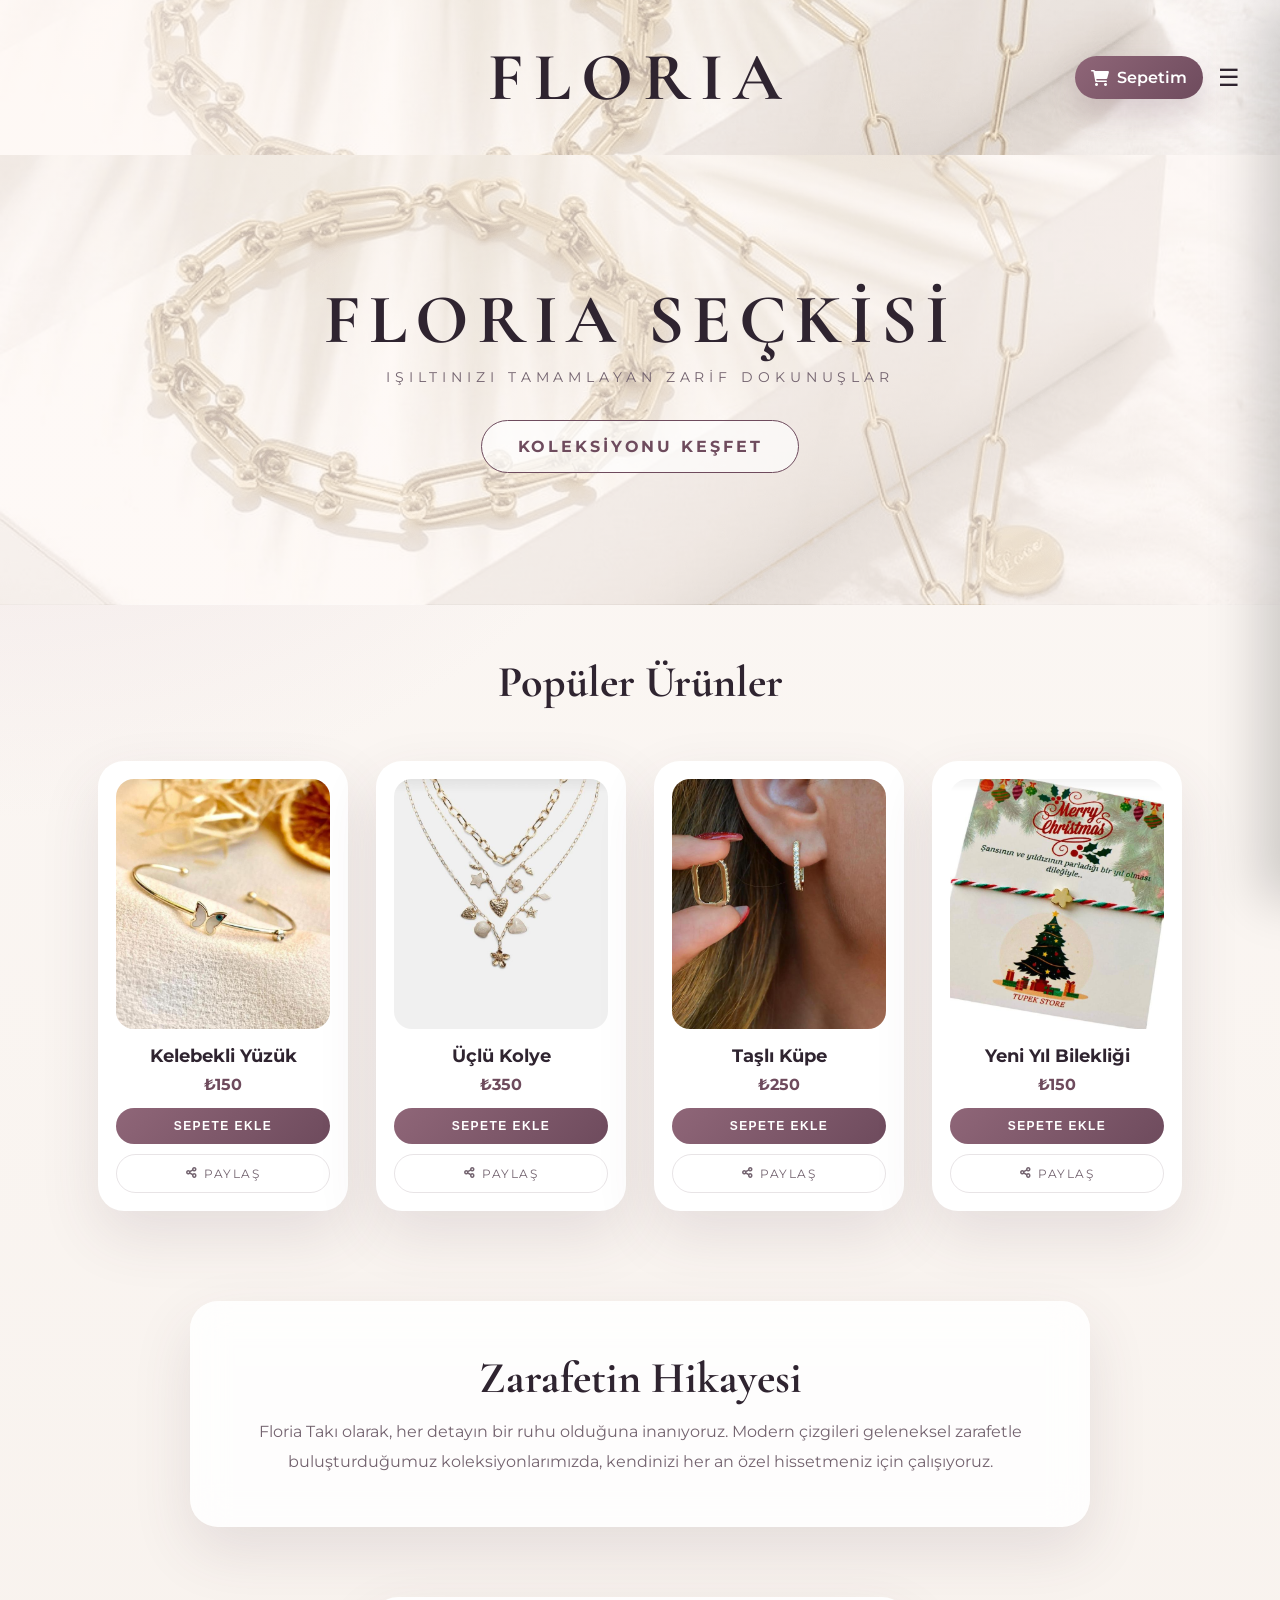
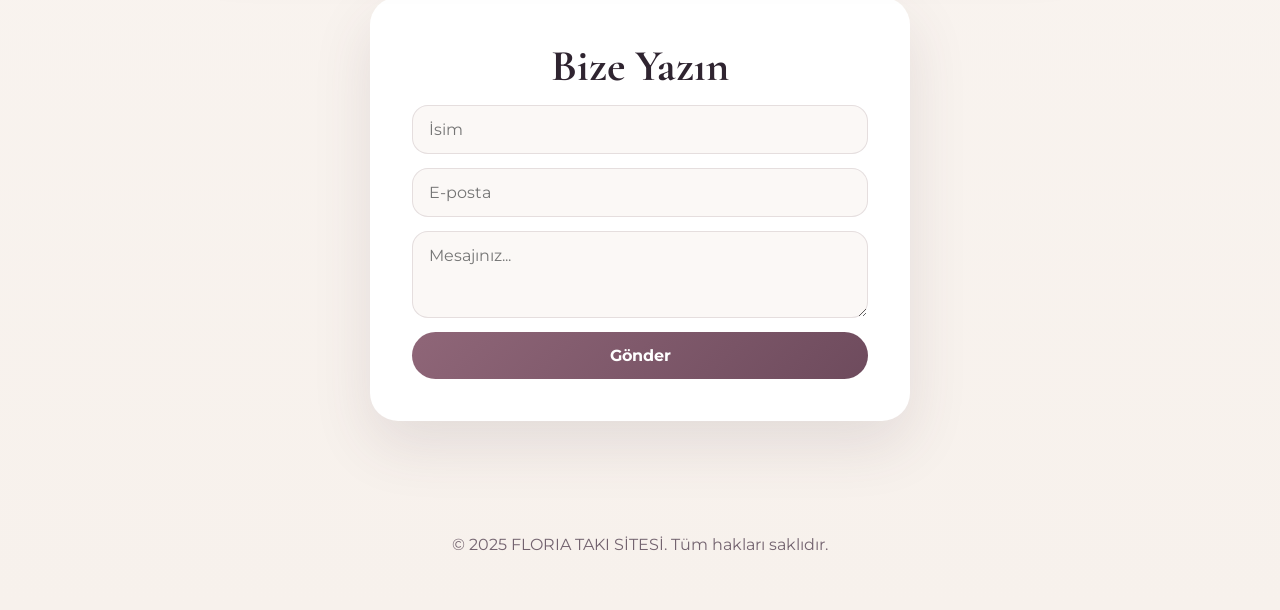
<file: index.html>
<!DOCTYPE html>
<html lang="tr">

<head>
    <meta charset="UTF-8">
    <meta name="viewport" content="width=device-width, initial-scale=1.0">
    <meta name="description" content="Floria Takı E-Ticaret Sitesi">

    <title>FLORIA</title>

    <link rel="stylesheet" href="styles.css?v=20260331-2">

    <link rel="stylesheet"
        href="https://cdnjs.cloudflare.com/ajax/libs/font-awesome/6.0.0/css/all.min.css">
</head>

<body>

<header id="header">

    <div class="header-left" style="width:150px;">
    </div>

    <div class="logo">
        <h1>FLORIA</h1>
    </div>

    <div class="header-right"
         style="display:flex; align-items:center; gap:15px; width:150px; justify-content:flex-end;">

        <div class="cart" onclick="window.location.href='sepetim.html'">
            <i class="fas fa-shopping-cart"></i>
            <span>Sepetim</span>
        </div>

        <div class="menu-toggle" onclick="toggleMenu(event)">
            ☰
        </div>

    </div>

</header>

<nav id="sidebar" onclick="event.stopPropagation()">

    <ul>
        <li><a href="#home">Ana Sayfa</a></li>
        <li><a href="#about">Hakkımızda</a></li>
        <li><a href="#contact">İletişim</a></li>
    </ul>

    <div class="auth-buttons">

        <button onclick="window.location.href='kayit-ol.html'">
            Kayıt Ol
        </button>

        <button onclick="window.location.href='giris-yap.html'">
            Giriş Yap
        </button>

    </div>

</nav>

<section id="home">

    <div class="banner">

        <h2>FLORIA SEÇKİSİ</h2>

        <p>Işıltınızı Tamamlayan Zarif Dokunuşlar</p>

        <a href="urunler.html" class="btn-hero">
            KOLEKSİYONU KEŞFET
        </a>

    </div>

</section>

<section id="products">

    <h2>Popüler Ürünler</h2>

    <div class="product-list">

        <div class="product-item">

            <img src="images/kelebekli-yuzuk.jpg"
                 alt="Kelebekli yüzük">

            <h3>Kelebekli Yüzük</h3>

            <p>₺150</p>

            <button class="add-to-cart">
                Sepete Ekle
            </button>

            <div class="share"
                 onclick="shareProduct('Kelebekli Yüzük')">

                <i class="fas fa-share-alt"></i>
                Paylaş

            </div>

        </div>

        <div class="product-item">

            <img src="images/uclu-kolye.jpg"
                 alt="Üçlü Kolye">

            <h3>Üçlü Kolye</h3>

            <p>₺350</p>

            <button class="add-to-cart">
                Sepete Ekle
            </button>

            <div class="share"
                 onclick="shareProduct('Üçlü Kolye')">

                <i class="fas fa-share-alt"></i>
                Paylaş

            </div>

        </div>

        <div class="product-item">

            <img src="images/tasli-kupe.jpg"
                 alt="Taşlı Küpe">

            <h3>Taşlı Küpe</h3>

            <p>₺250</p>

            <button class="add-to-cart">
                Sepete Ekle
            </button>

            <div class="share"
                 onclick="shareProduct('Taşlı Küpe')">

                <i class="fas fa-share-alt"></i>
                Paylaş

            </div>

        </div>

        <div class="product-item">

            <img src="images/yeni-yil-bileklik.jpg"
                 alt="Yeni Yıl Bilekliği">

            <h3>Yeni Yıl Bilekliği</h3>

            <p>₺150</p>

            <button class="add-to-cart">
                Sepete Ekle
            </button>

            <div class="share"
                 onclick="shareProduct('Yeni Yıl Bilekliği')">

                <i class="fas fa-share-alt"></i>
                Paylaş

            </div>

        </div>

    </div>

</section>

<section id="about">

    <h2>Zarafetin Hikayesi</h2>

    <p>
        Floria Takı olarak, her detayın bir ruhu olduğuna inanıyoruz.
        Modern çizgileri geleneksel zarafetle buluşturduğumuz
        koleksiyonlarımızda, kendinizi her an özel hissetmeniz için çalışıyoruz.
    </p>

</section>

<section id="contact">

    <h2>Bize Yazın</h2>

    <form onsubmit="mesajGonder(event)">

        <input type="text"
               name="name"
               placeholder="İsim"
               required>

        <input type="email"
               name="email"
               placeholder="E-posta"
               required>

        <textarea name="message"
                  placeholder="Mesajınız..."
                  rows="3"
                  required></textarea>

        <button type="submit">
            Gönder
        </button>

    </form>

</section>

<footer>

    <p>
        &copy; 2025 FLORIA TAKI SİTESİ.
        Tüm hakları saklıdır.
    </p>

</footer>

<script>

    function mesajGonder(event) {

        event.preventDefault();

        alert("Mesajınız başarıyla gönderildi!");

    }

    let sepet =
        JSON.parse(localStorage.getItem('floria_sepet')) || [];

    document.querySelectorAll('.add-to-cart')
        .forEach(button => {

        button.addEventListener('click', function () {

            const urunKutusu = this.parentElement;

            const urun = {

                ad:
                    urunKutusu.querySelector('h3').innerText,

                fiyat:
                    urunKutusu.querySelector('p').innerText,

                resim:
                    urunKutusu.querySelector('img').src

            };

            sepet.push(urun);

            localStorage.setItem(
                'floria_sepet',
                JSON.stringify(sepet)
            );

            alert(urun.ad + ' başarıyla sepete eklendi!');

        });

    });

    function toggleMenu(event) {

        event.stopPropagation();

        document
            .getElementById('sidebar')
            .classList.toggle('active');

    }

    document.body.addEventListener('click', function () {

        document
            .getElementById('sidebar')
            .classList.remove('active');

    });

    function shareProduct(productName) {

        navigator.clipboard
            .writeText(window.location.href)
            .then(() => {

            alert(
                productName +
                ' paylaşım bağlantısı kopyalandı!'
            );

        });

    }

</script>

</body>
</html>
</file>
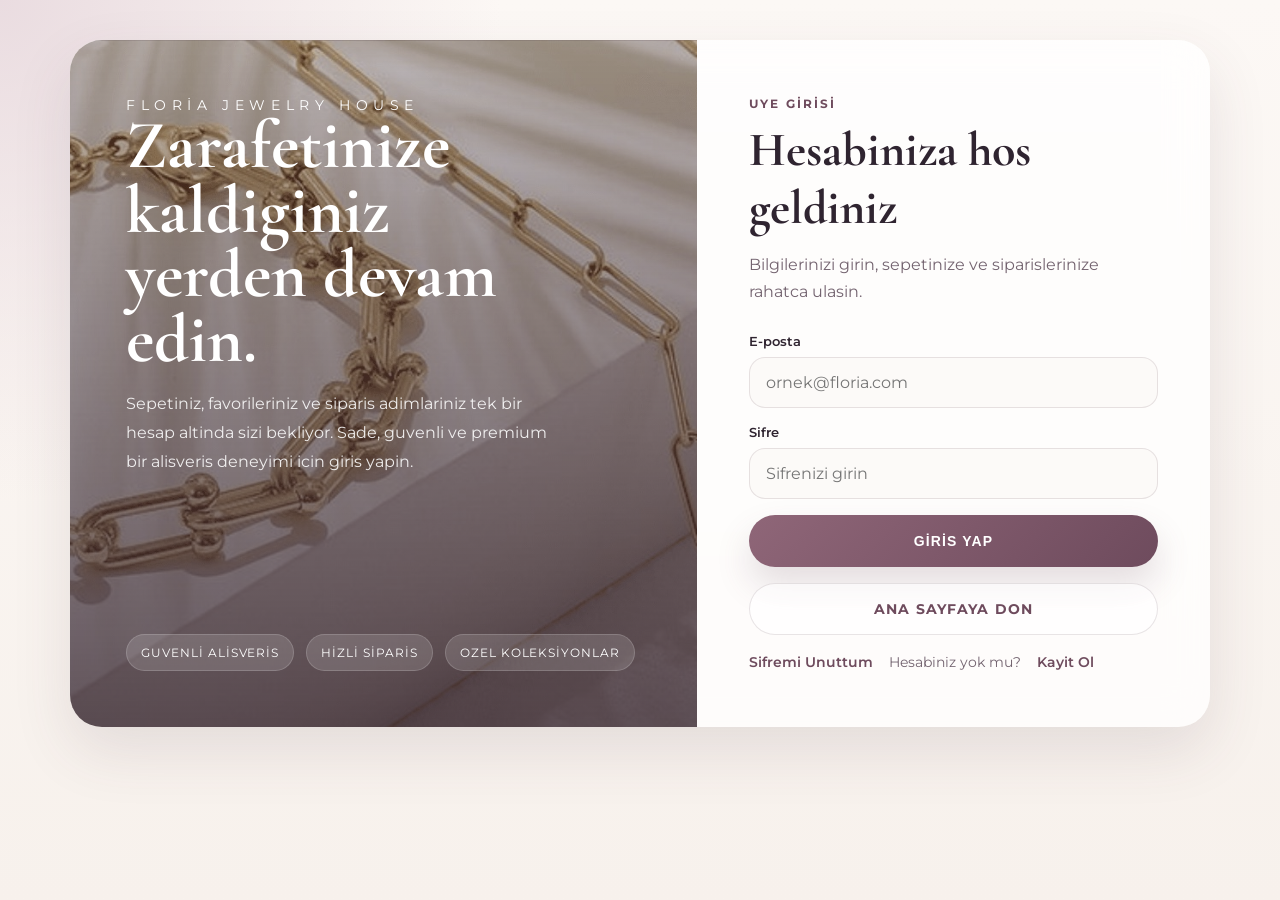
<file: giris-yap.html>
<!DOCTYPE html>
<html lang="tr">
<head>
    <meta charset="UTF-8">
    <meta name="viewport" content="width=device-width, initial-scale=1.0">
    <meta name="description" content="FLORIA hesabiniza giris yapin">
    <title>FLORIA | Giris Yap</title>
    <link rel="stylesheet" href="styles.css?v=20260331-2">
</head>
<body class="auth-page">
    <div class="auth-shell">
        <section class="auth-showcase">
            <div>
                <div class="auth-brand">Floria Jewelry House</div>
                <h1>Zarafetinize kaldiginiz yerden devam edin.</h1>
                <p>Sepetiniz, favorileriniz ve siparis adimlariniz tek bir hesap altinda sizi bekliyor. Sade, guvenli ve premium bir alisveris deneyimi icin giris yapin.</p>
            </div>
            <div class="auth-badges">
                <span>Guvenli alisveris</span>
                <span>Hizli siparis</span>
                <span>Ozel koleksiyonlar</span>
            </div>
        </section>

        <section class="auth-panel">
            <div class="auth-kicker">Uye Girisi</div>
            <h2>Hesabiniza hos geldiniz</h2>
            <p>Bilgilerinizi girin, sepetinize ve siparislerinize rahatca ulasin.</p>

            <form class="auth-form" id="login-form">
                <div class="field">
                    <label for="email">E-posta</label>
                    <input type="email" id="email" name="email" placeholder="ornek@floria.com" required>
                </div>

                <div class="field">
                    <label for="password">Sifre</label>
                    <input type="password" id="password" name="password" placeholder="Sifrenizi girin" required>
                </div>

                <button type="submit" class="primary-btn">Giris Yap</button>
                <a href="index.html" class="secondary-btn">Ana Sayfaya Don</a>
            </form>

            <div class="auth-links">
                <a href="sifremi-unuttum.html">Sifremi Unuttum</a>
                <span>Hesabiniz yok mu?</span>
                <a href="kayit-ol.html">Kayit Ol</a>
            </div>
        </section>
    </div>
</body>
<script>
    document.getElementById('login-form').addEventListener('submit', function(event) {
        event.preventDefault();

        const email = document.getElementById('email').value.trim().toLowerCase();
        const password = document.getElementById('password').value;
        const kullanicilar = JSON.parse(localStorage.getItem('floria_users')) || [];

        const kullanici = kullanicilar.find(function(item) {
            return item.email === email && item.password === password;
        });

        if (!kullanici) {
            alert('E-posta veya sifre hatali. Once kayit olmayi deneyin.');
            return;
        }

        localStorage.setItem('floria_active_user', JSON.stringify({
            name: kullanici.name,
            email: kullanici.email
        }));

        alert('Hos geldiniz, ' + kullanici.name + '. Giris basarili.');
        window.location.href = 'index.html';
    });
</script>
</html>
</file>
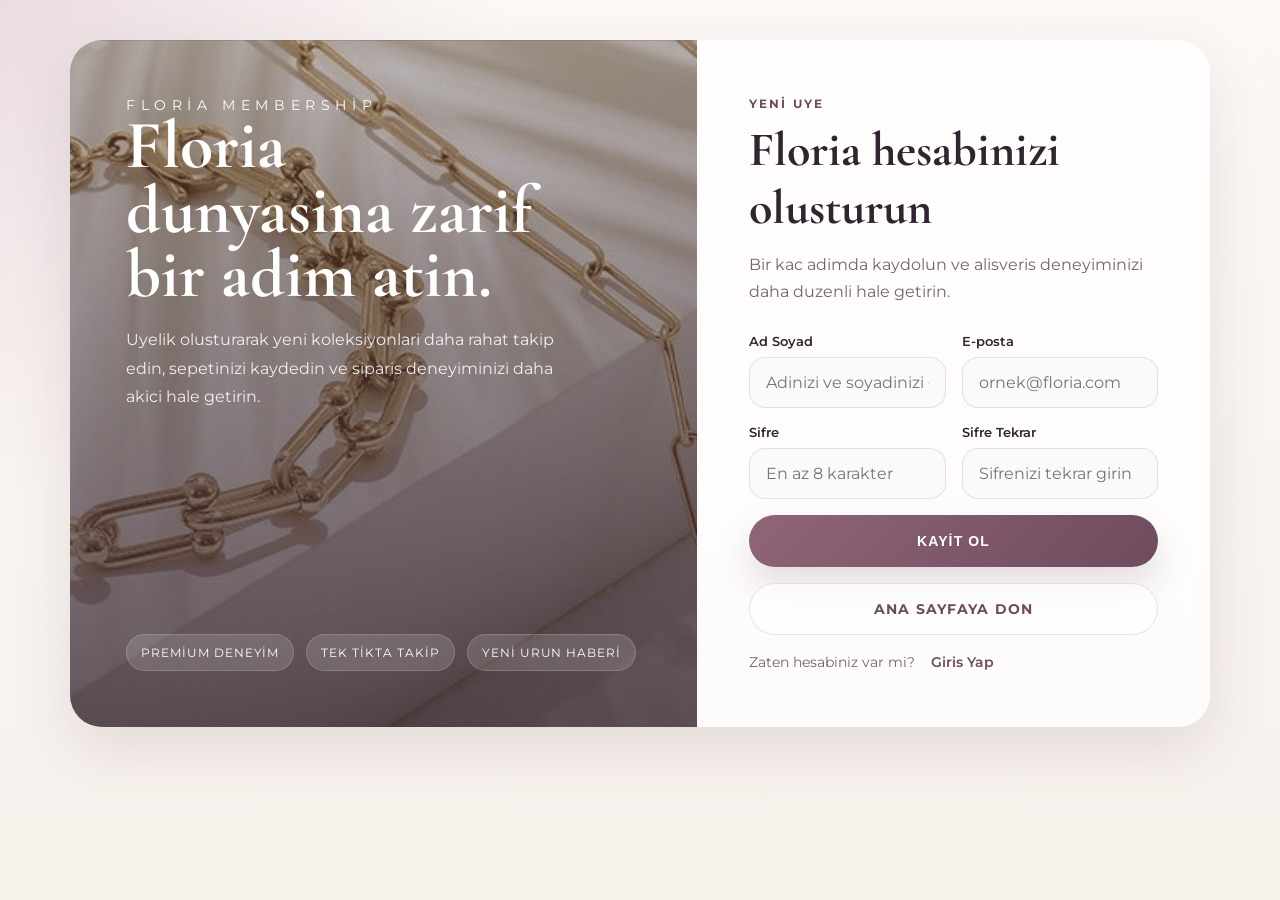
<file: kayit-ol.html>
<!DOCTYPE html>
<html lang="tr">
<head>
    <meta charset="UTF-8">
    <meta name="viewport" content="width=device-width, initial-scale=1.0">
    <meta name="description" content="FLORIA uyelik olusturma sayfasi">
    <title>FLORIA | Kayit Ol</title>
    <link rel="stylesheet" href="styles.css?v=20260331-2">
</head>
<body class="auth-page">
    <div class="auth-shell">
        <section class="auth-showcase">
            <div>
                <div class="auth-brand">Floria Membership</div>
                <h1>Floria dunyasina zarif bir adim atin.</h1>
                <p>Uyelik olusturarak yeni koleksiyonlari daha rahat takip edin, sepetinizi kaydedin ve siparis deneyiminizi daha akici hale getirin.</p>
            </div>
            <div class="auth-badges">
                <span>Premium deneyim</span>
                <span>Tek tikta takip</span>
                <span>Yeni urun haberi</span>
            </div>
        </section>

        <section class="auth-panel">
            <div class="auth-kicker">Yeni Uye</div>
            <h2>Floria hesabinizi olusturun</h2>
            <p>Bir kac adimda kaydolun ve alisveris deneyiminizi daha duzenli hale getirin.</p>

            <form class="auth-form" id="register-form">
                <div class="auth-form-grid">
                    <div class="field">
                        <label for="name">Ad Soyad</label>
                        <input type="text" id="name" name="name" placeholder="Adinizi ve soyadinizi girin" required>
                    </div>

                    <div class="field">
                        <label for="email">E-posta</label>
                        <input type="email" id="email" name="email" placeholder="ornek@floria.com" required>
                    </div>
                </div>

                <div class="auth-form-grid">
                    <div class="field">
                        <label for="password">Sifre</label>
                        <input type="password" id="password" name="password" placeholder="En az 8 karakter" required>
                    </div>

                    <div class="field">
                        <label for="confirm-password">Sifre Tekrar</label>
                        <input type="password" id="confirm-password" name="confirm_password" placeholder="Sifrenizi tekrar girin" required>
                    </div>
                </div>

                <button type="submit" class="primary-btn">Kayit Ol</button>
                <a href="index.html" class="secondary-btn">Ana Sayfaya Don</a>
            </form>

            <div class="auth-links">
                <span>Zaten hesabiniz var mi?</span>
                <a href="giris-yap.html">Giris Yap</a>
            </div>
        </section>
    </div>
</body>
<script>
    document.getElementById('register-form').addEventListener('submit', function(event) {
        event.preventDefault();

        const name = document.getElementById('name').value.trim();
        const email = document.getElementById('email').value.trim().toLowerCase();
        const password = document.getElementById('password').value;
        const confirmPassword = document.getElementById('confirm-password').value;
        const kullanicilar = JSON.parse(localStorage.getItem('floria_users')) || [];

        if (password !== confirmPassword) {
            alert('Sifreler birbiriyle ayni degil.');
            return;
        }

        if (password.length < 6) {
            alert('Sifre en az 6 karakter olmali.');
            return;
        }

        const mevcut = kullanicilar.find(function(item) {
            return item.email === email;
        });

        if (mevcut) {
            alert('Bu e-posta ile zaten bir hesap olusturulmus.');
            return;
        }

        const yeniKullanici = {
            name: name,
            email: email,
            password: password,
            createdAt: new Date().toLocaleString('tr-TR')
        };

        kullanicilar.push(yeniKullanici);
        localStorage.setItem('floria_users', JSON.stringify(kullanicilar));
        localStorage.setItem('floria_active_user', JSON.stringify({
            name: name,
            email: email
        }));

        alert('Kayit basarili. Hos geldiniz, ' + name + '.');
        window.location.href = 'index.html';
    });
</script>
</html>
</file>
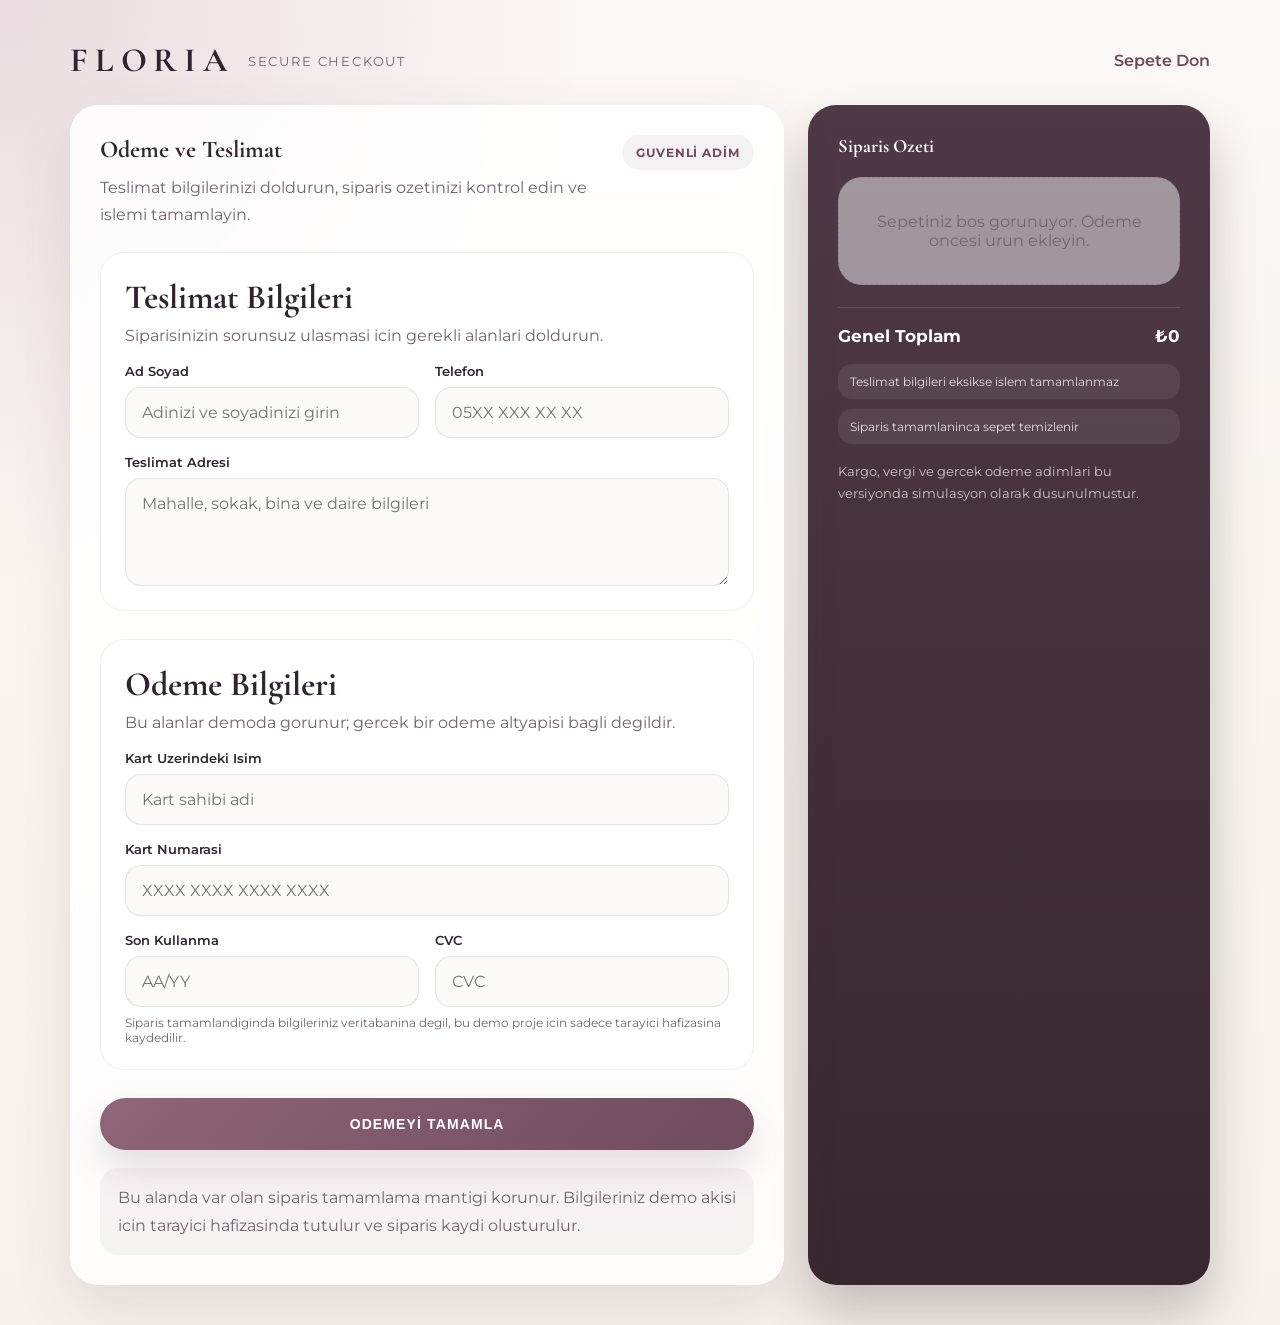
<file: odeme.html>
<!DOCTYPE html>
<html lang="tr">
<head>
    <meta charset="UTF-8">
    <meta name="viewport" content="width=device-width, initial-scale=1.0">
    <title>FLORIA | Odeme</title>
    <link rel="stylesheet" href="styles.css?v=20260331-2">
</head>
<body class="checkout-page">
    <div class="checkout-shell">
        <div class="page-topbar">
            <a href="index.html" class="page-brand">
                <strong>FLORIA</strong>
                <span>Secure Checkout</span>
            </a>
            <a href="sepetim.html" class="page-back">Sepete Don</a>
        </div>

        <div class="checkout-layout">
            <section class="panel-card">
                <div class="panel-header">
                    <div>
                        <h1>Odeme ve Teslimat</h1>
                        <p class="panel-lead">Teslimat bilgilerinizi doldurun, siparis ozetinizi kontrol edin ve islemi tamamlayin.</p>
                    </div>
                    <div class="panel-badge">Guvenli Adim</div>
                </div>

                <form id="checkoutForm" class="checkout-form">
                    <div class="form-section-card">
                        <h2>Teslimat Bilgileri</h2>
                        <p>Siparisinizin sorunsuz ulasmasi icin gerekli alanlari doldurun.</p>

                        <div class="two-col">
                            <div class="field">
                                <label for="full-name">Ad Soyad</label>
                                <input type="text" id="full-name" placeholder="Adinizi ve soyadinizi girin" required>
                            </div>
                            <div class="field">
                                <label for="phone">Telefon</label>
                                <input type="tel" id="phone" placeholder="05XX XXX XX XX" required>
                            </div>
                            <div class="field full-span">
                                <label for="address">Teslimat Adresi</label>
                                <textarea id="address" rows="4" placeholder="Mahalle, sokak, bina ve daire bilgileri" required></textarea>
                            </div>
                        </div>
                    </div>

                    <div class="form-section-card">
                        <h2>Odeme Bilgileri</h2>
                        <p>Bu alanlar demoda gorunur; gercek bir odeme altyapisi bagli degildir.</p>

                        <div class="two-col">
                            <div class="field full-span">
                                <label for="card-name">Kart Uzerindeki Isim</label>
                                <input type="text" id="card-name" placeholder="Kart sahibi adi" required>
                            </div>
                            <div class="field full-span">
                                <label for="card-number">Kart Numarasi</label>
                                <input type="text" id="card-number" placeholder="XXXX XXXX XXXX XXXX" required>
                            </div>
                            <div class="field">
                                <label for="card-date">Son Kullanma</label>
                                <input type="text" id="card-date" placeholder="AA/YY" required>
                            </div>
                            <div class="field">
                                <label for="card-cvc">CVC</label>
                                <input type="text" id="card-cvc" placeholder="CVC" required>
                            </div>
                        </div>

                        <div class="helper-text">Siparis tamamlandiginda bilgileriniz veritabanina degil, bu demo proje icin sadece tarayici hafizasina kaydedilir.</div>
                    </div>

                    <button type="button" class="primary-btn" onclick="siparisTamamla()">Odemeyi Tamamla</button>
                </form>
                <div class="checkout-highlight">Bu alanda var olan siparis tamamlama mantigi korunur. Bilgileriniz demo akisi icin tarayici hafizasinda tutulur ve siparis kaydi olusturulur.</div>
            </section>

            <aside class="summary-card">
                <h3>Siparis Ozeti</h3>
                <div id="order-summary-list" class="summary-list"></div>
                <div class="summary-total">
                    <span>Genel Toplam</span>
                    <strong id="final-total">₺0</strong>
                </div>
                <div class="summary-meta">
                    <div class="summary-chip">Teslimat bilgileri eksikse islem tamamlanmaz</div>
                    <div class="summary-chip">Siparis tamamlaninca sepet temizlenir</div>
                </div>
                <p class="summary-note">Kargo, vergi ve gercek odeme adimlari bu versiyonda simulasyon olarak dusunulmustur.</p>
            </aside>
        </div>
    </div>

    <script>
        const sepet = JSON.parse(localStorage.getItem('floria_sepet')) || [];
        const ozetAlani = document.getElementById('order-summary-list');
        let toplam = 0;

        if (sepet.length === 0) {
            ozetAlani.innerHTML = '<div class="empty-state">Sepetiniz bos gorunuyor. Odeme oncesi urun ekleyin.</div>';
        } else {
            sepet.forEach((urun) => {
                ozetAlani.innerHTML += `
                    <div class="summary-row">
                        <span>${urun.ad}</span>
                        <strong>${urun.fiyat}</strong>
                    </div>
                `;
                toplam += parseInt(urun.fiyat.replace(/[^0-9]/g, ''), 10) || 0;
            });
        }

        document.getElementById('final-total').innerText = '₺' + toplam;

        function siparisTamamla() {
            const adSoyad = document.getElementById('full-name').value.trim();
            const telefon = document.getElementById('phone').value.trim();
            const adres = document.getElementById('address').value.trim();

            if (!sepet.length) {
                alert('Sepetiniz bos. Lutfen once urun ekleyin.');
                return;
            }

            if (!adSoyad || !telefon || !adres) {
                alert('Lutfen tum zorunlu alanlari doldurun.');
                return;
            }

            let siparisler = JSON.parse(localStorage.getItem('floria_siparisler')) || [];

            const yeniSiparis = {
                musteri: adSoyad,
                telefon: telefon,
                adres: adres,
                tutar: '₺' + toplam,
                urunler: sepet,
                tarih: new Date().toLocaleString('tr-TR')
            };

            siparisler.push(yeniSiparis);
            localStorage.setItem('floria_siparisler', JSON.stringify(siparisler));

            alert('Tesekkurler ' + adSoyad + '. Siparisiniz basariyla olusturuldu.');
            localStorage.removeItem('floria_sepet');
            window.location.href = 'index.html';
        }
    </script>
</body>
</html>
</file>
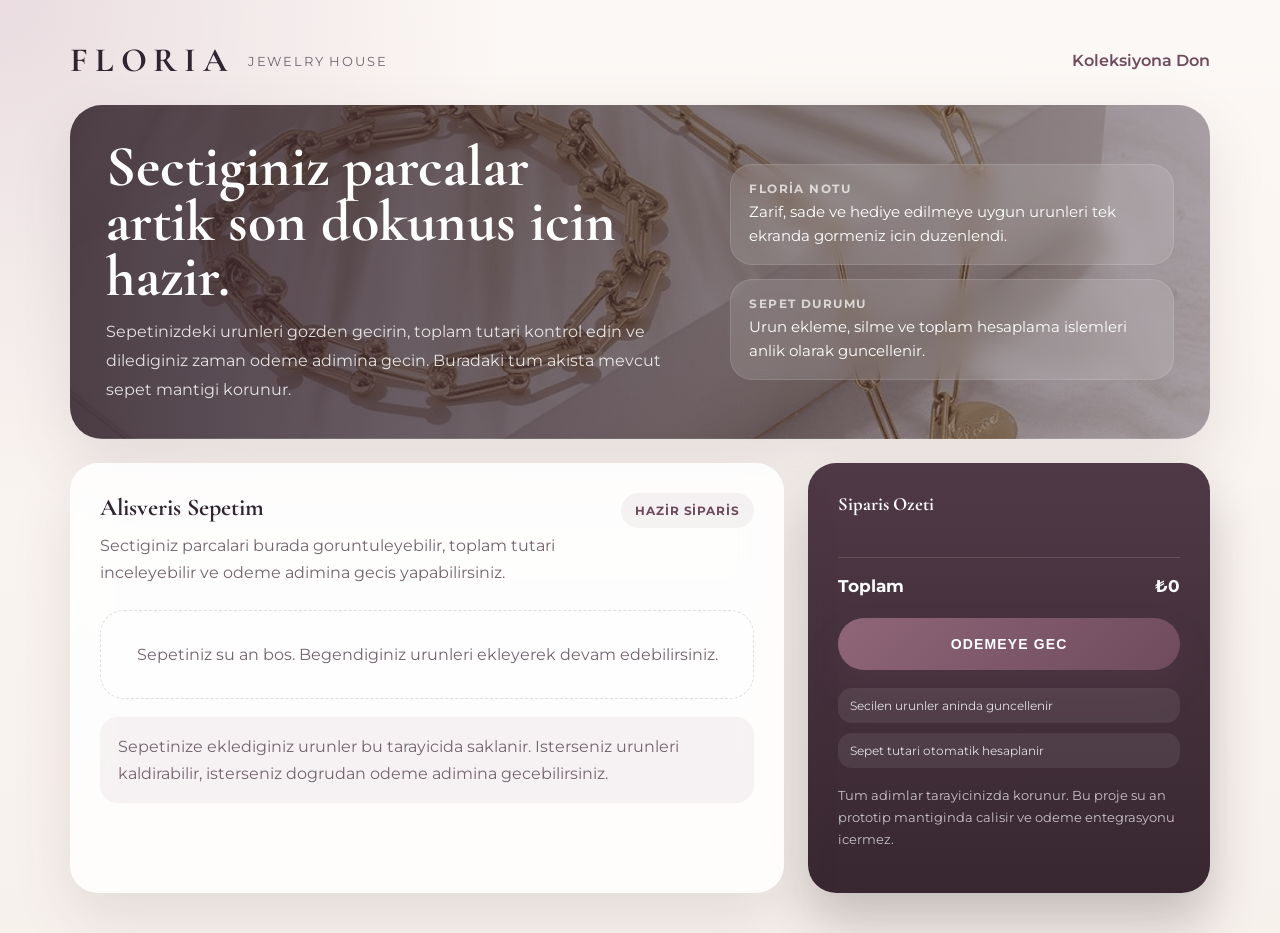
<file: sepetim.html>
<!DOCTYPE html>
<html lang="tr">
<head>
    <meta charset="UTF-8">
    <meta name="viewport" content="width=device-width, initial-scale=1.0">
    <title>FLORIA | Sepetim</title>
    <link rel="stylesheet" href="styles.css?v=20260331-4">
</head>
<body class="cart-page">
    <div class="cart-shell">
        <div class="page-topbar">
            <a href="index.html" class="page-brand">
                <strong>FLORIA</strong>
                <span>Jewelry House</span>
            </a>
            <a href="urunler.html" class="page-back">Koleksiyona Don</a>
        </div>

        <section class="cart-hero">
            <div>
                <h1>Sectiginiz parcalar artik son dokunus icin hazir.</h1>
                <p>Sepetinizdeki urunleri gozden gecirin, toplam tutari kontrol edin ve dilediginiz zaman odeme adimina gecin. Buradaki tum akista mevcut sepet mantigi korunur.</p>
            </div>
            <div class="cart-hero-stats">
                <div class="cart-stat">
                    <strong>Floria Notu</strong>
                    <span>Zarif, sade ve hediye edilmeye uygun urunleri tek ekranda gormeniz icin duzenlendi.</span>
                </div>
                <div class="cart-stat">
                    <strong>Sepet Durumu</strong>
                    <span>Urun ekleme, silme ve toplam hesaplama islemleri anlik olarak guncellenir.</span>
                </div>
            </div>
        </section>

        <div class="cart-layout">
            <section class="panel-card">
                <div class="panel-header">
                    <div>
                        <h1>Alisveris Sepetim</h1>
                        <p class="panel-lead">Sectiginiz parcalari burada goruntuleyebilir, toplam tutari inceleyebilir ve odeme adimina gecis yapabilirsiniz.</p>
                    </div>
                    <div class="panel-badge">Hazir Siparis</div>
                </div>
                <div id="cart-items" class="cart-items"></div>
                <div class="cart-note">Sepetinize eklediginiz urunler bu tarayicida saklanir. Isterseniz urunleri kaldirabilir, isterseniz dogrudan odeme adimina gecebilirsiniz.</div>
            </section>

            <aside class="summary-card">
                <h3>Siparis Ozeti</h3>
                <div class="summary-list" id="cart-summary-list"></div>
                <div class="summary-total">
                    <span>Toplam</span>
                    <strong id="total-price">₺0</strong>
                </div>
                <button class="primary-btn summary-action" onclick="odemeSayfasi()">Odemeye Gec</button>
                <div class="summary-meta">
                    <div class="summary-chip">Secilen urunler aninda guncellenir</div>
                    <div class="summary-chip">Sepet tutari otomatik hesaplanir</div>
                </div>
                <p class="summary-note">Tum adimlar tarayicinizda korunur. Bu proje su an prototip mantiginda calisir ve odeme entegrasyonu icermez.</p>
            </aside>
        </div>
    </div>

    <script>
        let sepet = JSON.parse(localStorage.getItem('floria_sepet')) || [];
        const sepetListesi = document.getElementById('cart-items');
        const ozetListesi = document.getElementById('cart-summary-list');
        const toplamGosterge = document.getElementById('total-price');

        function sepetiGoster() {
            if (sepet.length === 0) {
                sepetListesi.innerHTML = '<div class="empty-state">Sepetiniz su an bos. Begendiginiz urunleri ekleyerek devam edebilirsiniz.</div>';
                ozetListesi.innerHTML = '';
                toplamGosterge.innerText = '₺0';
                return;
            }

            sepetListesi.innerHTML = '';
            ozetListesi.innerHTML = '';
            let toplamHesap = 0;

            sepet.forEach((urun, index) => {
                const fiyatRakam = parseInt(urun.fiyat.replace(/[^0-9]/g, ''), 10) || 0;
                toplamHesap += fiyatRakam;

                sepetListesi.innerHTML += `
                    <div class="cart-item">
                        <img src="${urun.resim}" alt="${urun.ad}">
                        <div class="cart-info">
                            <h3>${urun.ad}</h3>
                            <p class="price">${urun.fiyat}</p>
                            <div class="cart-caption">Secili FLORIA parcasi sepetinize eklendi ve odeme adiminda korunacak.</div>
                        </div>
                        <button class="remove-btn" onclick="urunuSil(${index})">Kaldir</button>
                    </div>
                `;

                ozetListesi.innerHTML += `
                    <div class="summary-row">
                        <span>${urun.ad}</span>
                        <strong>${urun.fiyat}</strong>
                    </div>
                `;
            });

            toplamGosterge.innerText = '₺' + toplamHesap;
        }

        function urunuSil(index) {
            sepet.splice(index, 1);
            localStorage.setItem('floria_sepet', JSON.stringify(sepet));
            sepetiGoster();
        }

        function odemeSayfasi() {
            if (sepet.length > 0) {
                window.location.href = 'odeme.html';
            } else {
                alert('Sepetiniz bos. Lutfen once urun ekleyin.');
            }
        }

        sepetiGoster();
    </script>
</body>
</html>
</file>
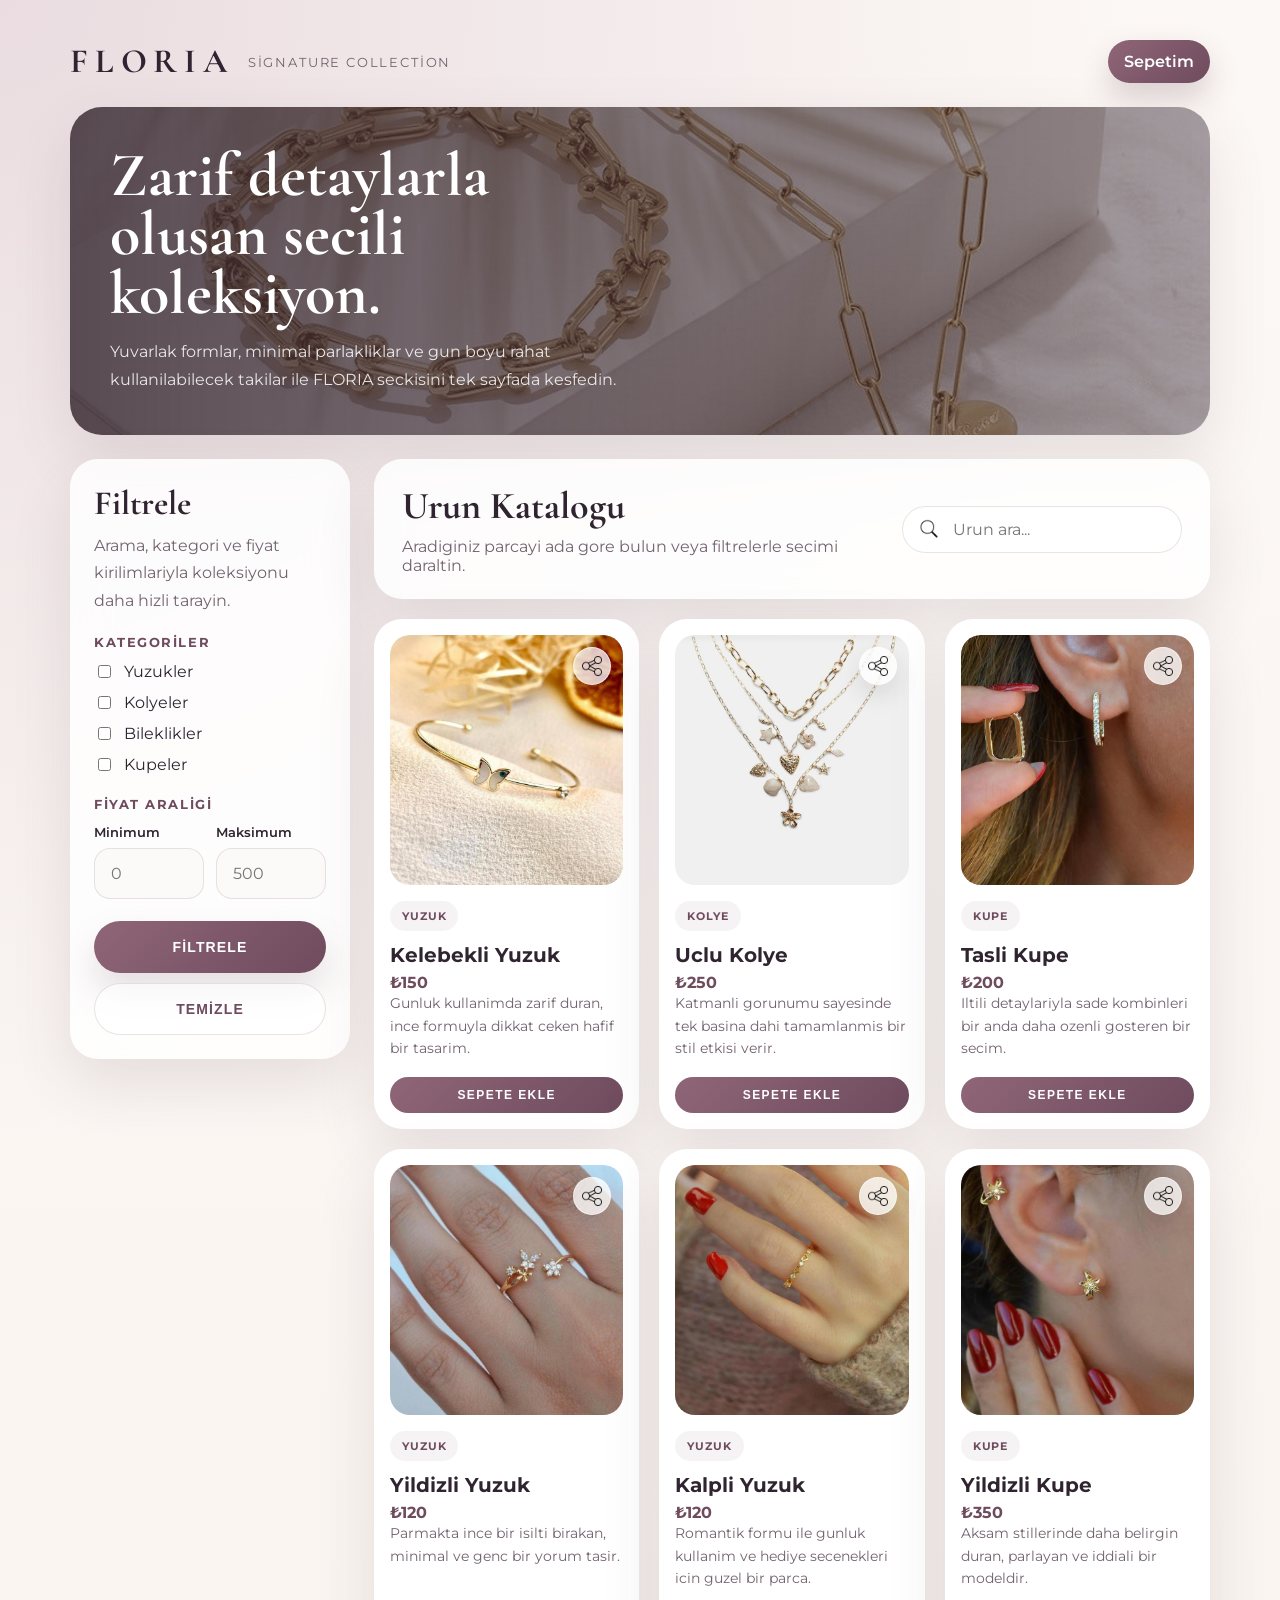
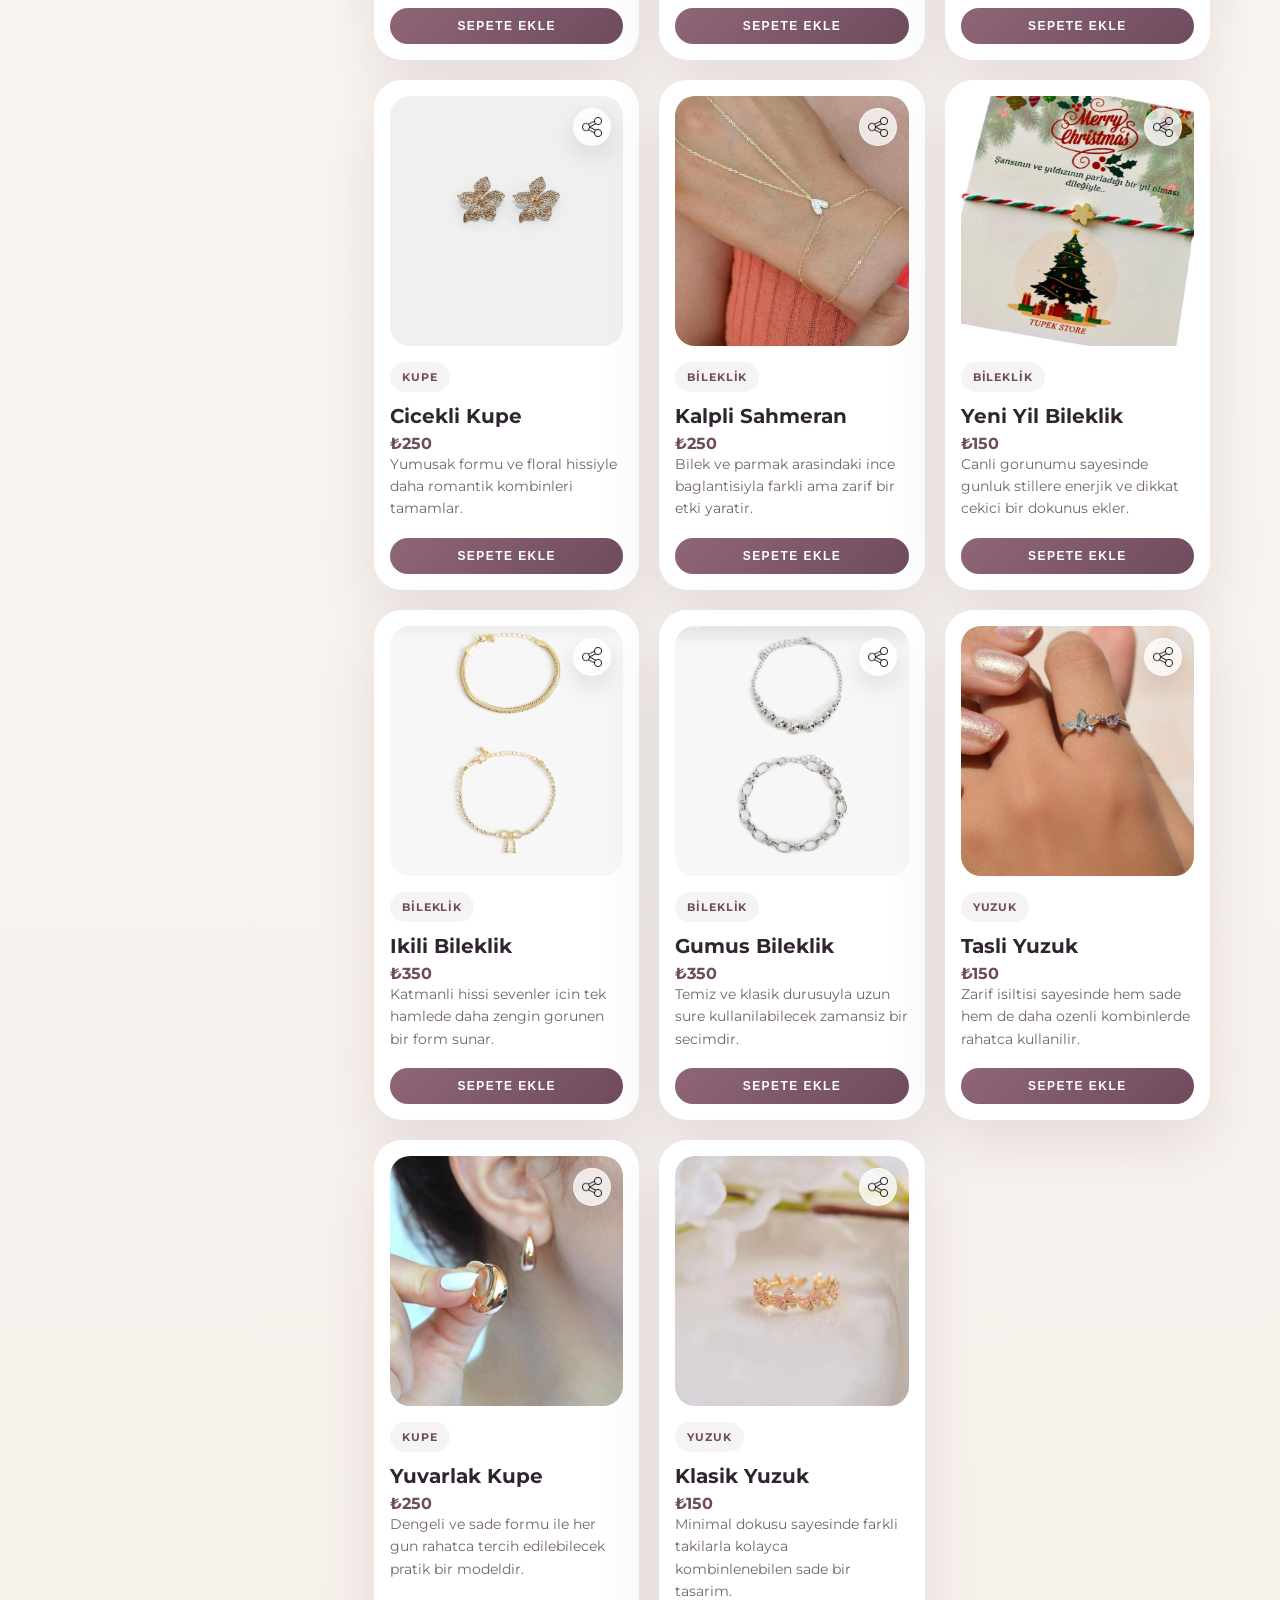
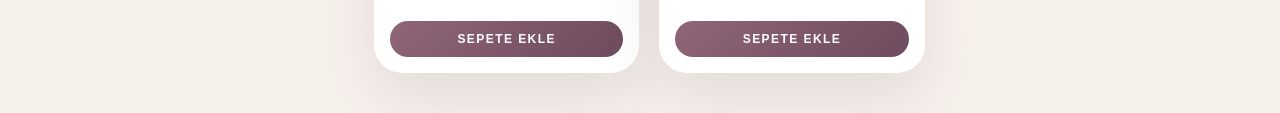
<file: urunler.html>
<!DOCTYPE html>
<html lang="tr">
<head>
    <meta charset="UTF-8">
    <meta name="viewport" content="width=device-width, initial-scale=1.0">
    <meta name="description" content="FLORIA urun koleksiyonu">
    <title>FLORIA | Urunler</title>
    <link rel="stylesheet" href="styles.css?v=20260331-2">
</head>
<body class="catalog-page">
    <div class="catalog-shell">
        <div class="page-topbar">
            <a href="index.html" class="page-brand">
                <strong>FLORIA</strong>
                <span>Signature Collection</span>
            </a>
            <div class="cart" onclick="window.location.href='sepetim.html'">Sepetim</div>
        </div>

        <section class="catalog-hero">
            <h1>Zarif detaylarla olusan secili koleksiyon.</h1>
            <p>Yuvarlak formlar, minimal parlakliklar ve gun boyu rahat kullanilabilecek takilar ile FLORIA seckisini tek sayfada kesfedin.</p>
        </section>

        <div class="catalog-layout">
            <aside class="filter-card">
                <h2>Filtrele</h2>
                <p>Arama, kategori ve fiyat kirilimlariyla koleksiyonu daha hizli tarayin.</p>

                <form id="filter-form">
                    <div class="filter-group">
                        <h3>Kategoriler</h3>
                        <label class="filter-option"><input type="checkbox" name="category" value="yüzük"> Yuzukler</label>
                        <label class="filter-option"><input type="checkbox" name="category" value="kolye"> Kolyeler</label>
                        <label class="filter-option"><input type="checkbox" name="category" value="bileklik"> Bileklikler</label>
                        <label class="filter-option"><input type="checkbox" name="category" value="küpe"> Kupeler</label>
                    </div>

                    <div class="filter-group">
                        <h3>Fiyat Araligi</h3>
                        <div class="price-grid">
                            <div class="field">
                                <label for="min-price">Minimum</label>
                                <input type="number" id="min-price" name="min-price" placeholder="0">
                            </div>
                            <div class="field">
                                <label for="max-price">Maksimum</label>
                                <input type="number" id="max-price" name="max-price" placeholder="500">
                            </div>
                        </div>
                    </div>

                    <div class="filter-actions">
                        <button type="button" class="primary-btn" onclick="applyFilters()">Filtrele</button>
                        <button type="button" class="secondary-btn" onclick="clearFilters()">Temizle</button>
                    </div>
                </form>
            </aside>

            <main class="catalog-main">
                <section class="catalog-toolbar">
                    <div>
                        <h2>Urun Katalogu</h2>
                        <p>Aradiginiz parcayi ada gore bulun veya filtrelerle secimi daraltin.</p>
                    </div>
                    <label class="search-shell" for="search-input">
                        <img src="images/aramabut.png" alt="Ara">
                        <input type="text" id="search-input" placeholder="Urun ara...">
                    </label>
                </section>

                <section class="product-grid" id="product-grid">
                    <article class="product-card" data-category="yüzük" data-price="150">
                        <button class="product-share" type="button" onclick="copyLink(window.location.origin + window.location.pathname + '#kelebekli-yuzuk')">
                            <img src="images/paylas.png" alt="Paylas">
                        </button>
                        <img class="product-image" src="images/kelebekli-yuzuk.jpg" alt="Kelebekli Yuzuk">
                        <span class="product-meta">Yuzuk</span>
                        <h3>Kelebekli Yuzuk</h3>
                        <p>₺150</p>
                        <div class="product-copy">Gunluk kullanimda zarif duran, ince formuyla dikkat ceken hafif bir tasarim.</div>
                        <div class="product-actions">
                            <button class="add-to-cart">Sepete Ekle</button>
                        </div>
                    </article>

                    <article class="product-card" data-category="kolye" data-price="250">
                        <button class="product-share" type="button" onclick="copyLink(window.location.origin + window.location.pathname + '#uclu-kolye')">
                            <img src="images/paylas.png" alt="Paylas">
                        </button>
                        <img class="product-image" src="images/uclu-kolye.jpg" alt="Uclu Kolye">
                        <span class="product-meta">Kolye</span>
                        <h3>Uclu Kolye</h3>
                        <p>₺250</p>
                        <div class="product-copy">Katmanli gorunumu sayesinde tek basina dahi tamamlanmis bir stil etkisi verir.</div>
                        <div class="product-actions">
                            <button class="add-to-cart">Sepete Ekle</button>
                        </div>
                    </article>

                    <article class="product-card" data-category="küpe" data-price="200">
                        <button class="product-share" type="button" onclick="copyLink(window.location.origin + window.location.pathname + '#tasli-kupe')">
                            <img src="images/paylas.png" alt="Paylas">
                        </button>
                        <img class="product-image" src="images/tasli-kupe.jpg" alt="Tasli Kupe">
                        <span class="product-meta">Kupe</span>
                        <h3>Tasli Kupe</h3>
                        <p>₺200</p>
                        <div class="product-copy">Iltili detaylariyla sade kombinleri bir anda daha ozenli gosteren bir secim.</div>
                        <div class="product-actions">
                            <button class="add-to-cart">Sepete Ekle</button>
                        </div>
                    </article>

                    <article class="product-card" data-category="yüzük" data-price="120">
                        <button class="product-share" type="button" onclick="copyLink(window.location.origin + window.location.pathname + '#yildizli-yuzuk')">
                            <img src="images/paylas.png" alt="Paylas">
                        </button>
                        <img class="product-image" src="images/yildizli-yuzuk.jpg" alt="Yildizli Yuzuk">
                        <span class="product-meta">Yuzuk</span>
                        <h3>Yildizli Yuzuk</h3>
                        <p>₺120</p>
                        <div class="product-copy">Parmakta ince bir isilti birakan, minimal ve genc bir yorum tasir.</div>
                        <div class="product-actions">
                            <button class="add-to-cart">Sepete Ekle</button>
                        </div>
                    </article>

                    <article class="product-card" data-category="yüzük" data-price="120">
                        <button class="product-share" type="button" onclick="copyLink(window.location.origin + window.location.pathname + '#kalpli-yuzuk')">
                            <img src="images/paylas.png" alt="Paylas">
                        </button>
                        <img class="product-image" src="images/kalpli-yuzuk.jpg" alt="Kalpli Yuzuk">
                        <span class="product-meta">Yuzuk</span>
                        <h3>Kalpli Yuzuk</h3>
                        <p>₺120</p>
                        <div class="product-copy">Romantik formu ile gunluk kullanim ve hediye secenekleri icin guzel bir parca.</div>
                        <div class="product-actions">
                            <button class="add-to-cart">Sepete Ekle</button>
                        </div>
                    </article>

                    <article class="product-card" data-category="küpe" data-price="350">
                        <button class="product-share" type="button" onclick="copyLink(window.location.origin + window.location.pathname + '#yildizli-kupe')">
                            <img src="images/paylas.png" alt="Paylas">
                        </button>
                        <img class="product-image" src="images/yildiz-kupe.jpg" alt="Yildizli Kupe">
                        <span class="product-meta">Kupe</span>
                        <h3>Yildizli Kupe</h3>
                        <p>₺350</p>
                        <div class="product-copy">Aksam stillerinde daha belirgin duran, parlayan ve iddiali bir modeldir.</div>
                        <div class="product-actions">
                            <button class="add-to-cart">Sepete Ekle</button>
                        </div>
                    </article>

                    <article class="product-card" data-category="küpe" data-price="250">
                        <button class="product-share" type="button" onclick="copyLink(window.location.origin + window.location.pathname + '#cicekli-kupe')">
                            <img src="images/paylas.png" alt="Paylas">
                        </button>
                        <img class="product-image" src="images/cicekli-kupe.jpg" alt="Cicekli Kupe">
                        <span class="product-meta">Kupe</span>
                        <h3>Cicekli Kupe</h3>
                        <p>₺250</p>
                        <div class="product-copy">Yumusak formu ve floral hissiyle daha romantik kombinleri tamamlar.</div>
                        <div class="product-actions">
                            <button class="add-to-cart">Sepete Ekle</button>
                        </div>
                    </article>

                    <article class="product-card" data-category="bileklik" data-price="250">
                        <button class="product-share" type="button" onclick="copyLink(window.location.origin + window.location.pathname + '#kalpli-sahmeran')">
                            <img src="images/paylas.png" alt="Paylas">
                        </button>
                        <img class="product-image" src="images/sahmeran.jpg" alt="Kalpli Sahmeran">
                        <span class="product-meta">Bileklik</span>
                        <h3>Kalpli Sahmeran</h3>
                        <p>₺250</p>
                        <div class="product-copy">Bilek ve parmak arasindaki ince baglantisiyla farkli ama zarif bir etki yaratir.</div>
                        <div class="product-actions">
                            <button class="add-to-cart">Sepete Ekle</button>
                        </div>
                    </article>

                    <article class="product-card" data-category="bileklik" data-price="150">
                        <button class="product-share" type="button" onclick="copyLink(window.location.origin + window.location.pathname + '#yeni-yil-bileklik')">
                            <img src="images/paylas.png" alt="Paylas">
                        </button>
                        <img class="product-image" src="images/yeni-yil-bileklik.jpg" alt="Yeni Yil Bileklik">
                        <span class="product-meta">Bileklik</span>
                        <h3>Yeni Yil Bileklik</h3>
                        <p>₺150</p>
                        <div class="product-copy">Canli gorunumu sayesinde gunluk stillere enerjik ve dikkat cekici bir dokunus ekler.</div>
                        <div class="product-actions">
                            <button class="add-to-cart">Sepete Ekle</button>
                        </div>
                    </article>

                    <article class="product-card" data-category="bileklik" data-price="350">
                        <button class="product-share" type="button" onclick="copyLink(window.location.origin + window.location.pathname + '#ikili-bileklik')">
                            <img src="images/paylas.png" alt="Paylas">
                        </button>
                        <img class="product-image" src="images/ikili-bileklik.jpg" alt="Ikili Bileklik">
                        <span class="product-meta">Bileklik</span>
                        <h3>Ikili Bileklik</h3>
                        <p>₺350</p>
                        <div class="product-copy">Katmanli hissi sevenler icin tek hamlede daha zengin gorunen bir form sunar.</div>
                        <div class="product-actions">
                            <button class="add-to-cart">Sepete Ekle</button>
                        </div>
                    </article>

                    <article class="product-card" data-category="bileklik" data-price="350">
                        <button class="product-share" type="button" onclick="copyLink(window.location.origin + window.location.pathname + '#gumus-bileklik')">
                            <img src="images/paylas.png" alt="Paylas">
                        </button>
                        <img class="product-image" src="images/gumus-bileklik.jpg" alt="Gumus Bileklik">
                        <span class="product-meta">Bileklik</span>
                        <h3>Gumus Bileklik</h3>
                        <p>₺350</p>
                        <div class="product-copy">Temiz ve klasik durusuyla uzun sure kullanilabilecek zamansiz bir secimdir.</div>
                        <div class="product-actions">
                            <button class="add-to-cart">Sepete Ekle</button>
                        </div>
                    </article>

                    <article class="product-card" data-category="yüzük" data-price="150">
                        <button class="product-share" type="button" onclick="copyLink(window.location.origin + window.location.pathname + '#tasli-yuzuk')">
                            <img src="images/paylas.png" alt="Paylas">
                        </button>
                        <img class="product-image" src="images/tasli-yuzuk.jpg" alt="Tasli Yuzuk">
                        <span class="product-meta">Yuzuk</span>
                        <h3>Tasli Yuzuk</h3>
                        <p>₺150</p>
                        <div class="product-copy">Zarif isiltisi sayesinde hem sade hem de daha ozenli kombinlerde rahatca kullanilir.</div>
                        <div class="product-actions">
                            <button class="add-to-cart">Sepete Ekle</button>
                        </div>
                    </article>

                    <article class="product-card" data-category="küpe" data-price="250">
                        <button class="product-share" type="button" onclick="copyLink(window.location.origin + window.location.pathname + '#yuvarlak-kupe')">
                            <img src="images/paylas.png" alt="Paylas">
                        </button>
                        <img class="product-image" src="images/yuvarlak-kupe.jpg" alt="Yuvarlak Kupe">
                        <span class="product-meta">Kupe</span>
                        <h3>Yuvarlak Kupe</h3>
                        <p>₺250</p>
                        <div class="product-copy">Dengeli ve sade formu ile her gun rahatca tercih edilebilecek pratik bir modeldir.</div>
                        <div class="product-actions">
                            <button class="add-to-cart">Sepete Ekle</button>
                        </div>
                    </article>

                    <article class="product-card" data-category="yüzük" data-price="150">
                        <button class="product-share" type="button" onclick="copyLink(window.location.origin + window.location.pathname + '#klasik-yuzuk')">
                            <img src="images/paylas.png" alt="Paylas">
                        </button>
                        <img class="product-image" src="images/yuzuk.jpg" alt="Klasik Yuzuk">
                        <span class="product-meta">Yuzuk</span>
                        <h3>Klasik Yuzuk</h3>
                        <p>₺150</p>
                        <div class="product-copy">Minimal dokusu sayesinde farkli takilarla kolayca kombinlenebilen sade bir tasarim.</div>
                        <div class="product-actions">
                            <button class="add-to-cart">Sepete Ekle</button>
                        </div>
                    </article>
                </section>
            </main>
        </div>
    </div>

    <script>
        function urunleriFiltrele() {
            const form = document.getElementById('filter-form');
            const minPrice = parseInt(form['min-price'].value, 10) || 0;
            const maxValue = parseInt(form['max-price'].value, 10);
            const maxPrice = Number.isNaN(maxValue) ? Infinity : maxValue;
            const categories = Array.from(form.querySelectorAll('input[name="category"]:checked')).map(function(input) {
                return input.value;
            });
            const searchInput = document.getElementById('search-input').value.toLowerCase().trim();

            document.querySelectorAll('.product-card').forEach(function(product) {
                const price = parseInt(product.getAttribute('data-price'), 10);
                const category = product.getAttribute('data-category');
                const productName = product.querySelector('h3').textContent.toLowerCase();

                const fiyatUygun = price >= minPrice && price <= maxPrice;
                const kategoriUygun = categories.length === 0 || categories.includes(category);
                const aramaUygun = !searchInput || productName.includes(searchInput);

                product.style.display = fiyatUygun && kategoriUygun && aramaUygun ? '' : 'none';
            });
        }

        function applyFilters() {
            urunleriFiltrele();
        }

        function clearFilters() {
            const form = document.getElementById('filter-form');
            form.reset();
            document.getElementById('search-input').value = '';
            urunleriFiltrele();
        }

        function searchProducts() {
            urunleriFiltrele();
        }

        function copyLink(link) {
            navigator.clipboard.writeText(link).then(function() {
                alert('Urun linki kopyalandi!');
            }).catch(function(err) {
                alert('Link kopyalanamadi: ' + err);
            });
        }

        document.getElementById('search-input').addEventListener('input', searchProducts);

        let sepet = JSON.parse(localStorage.getItem('floria_sepet')) || [];
        document.querySelectorAll('.add-to-cart').forEach(function(button) {
            button.addEventListener('click', function() {
                const urunKutusu = this.closest('.product-card');
                const urun = {
                    ad: urunKutusu.querySelector('h3').innerText,
                    fiyat: urunKutusu.querySelector('p').innerText,
                    resim: urunKutusu.querySelector('.product-image').src
                };
                sepet.push(urun);
                localStorage.setItem('floria_sepet', JSON.stringify(sepet));
                alert(urun.ad + ' basariyla sepete eklendi!');
            });
        });
    </script>
</body>
</html>
</file>
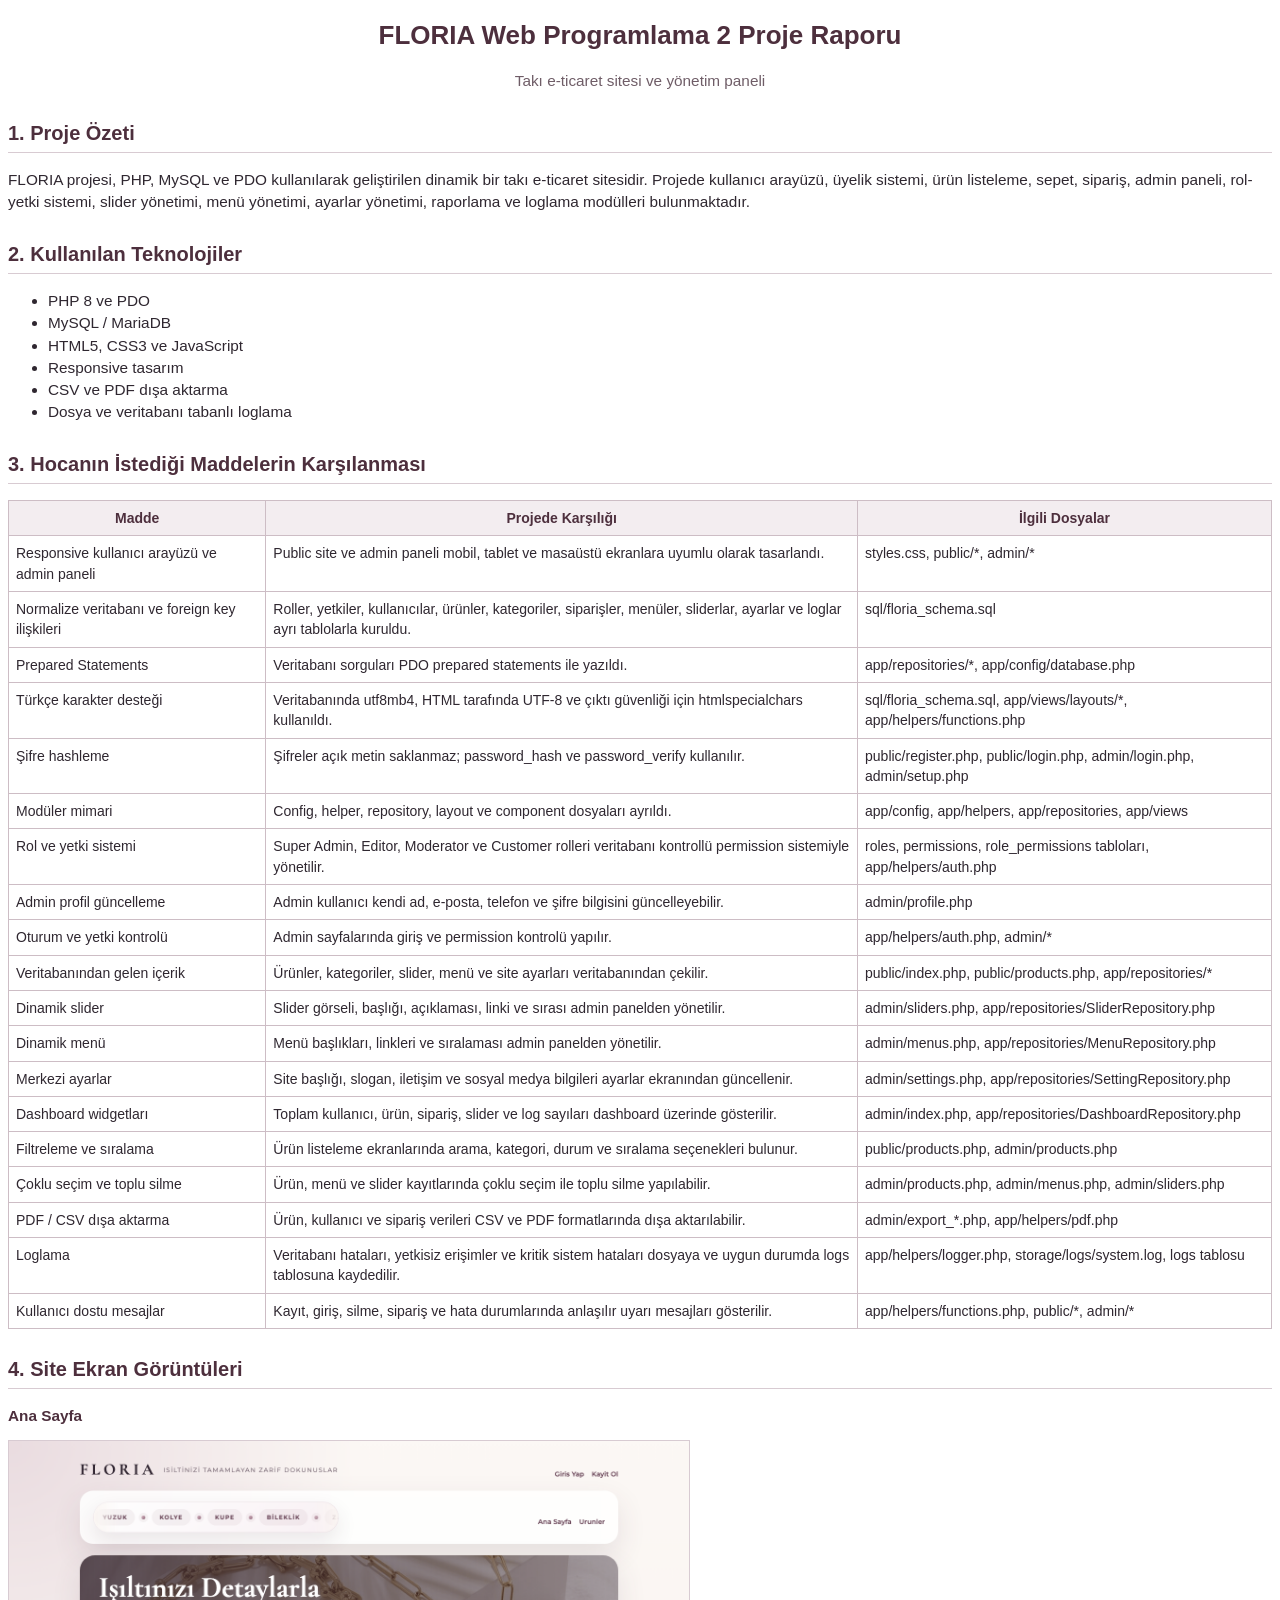
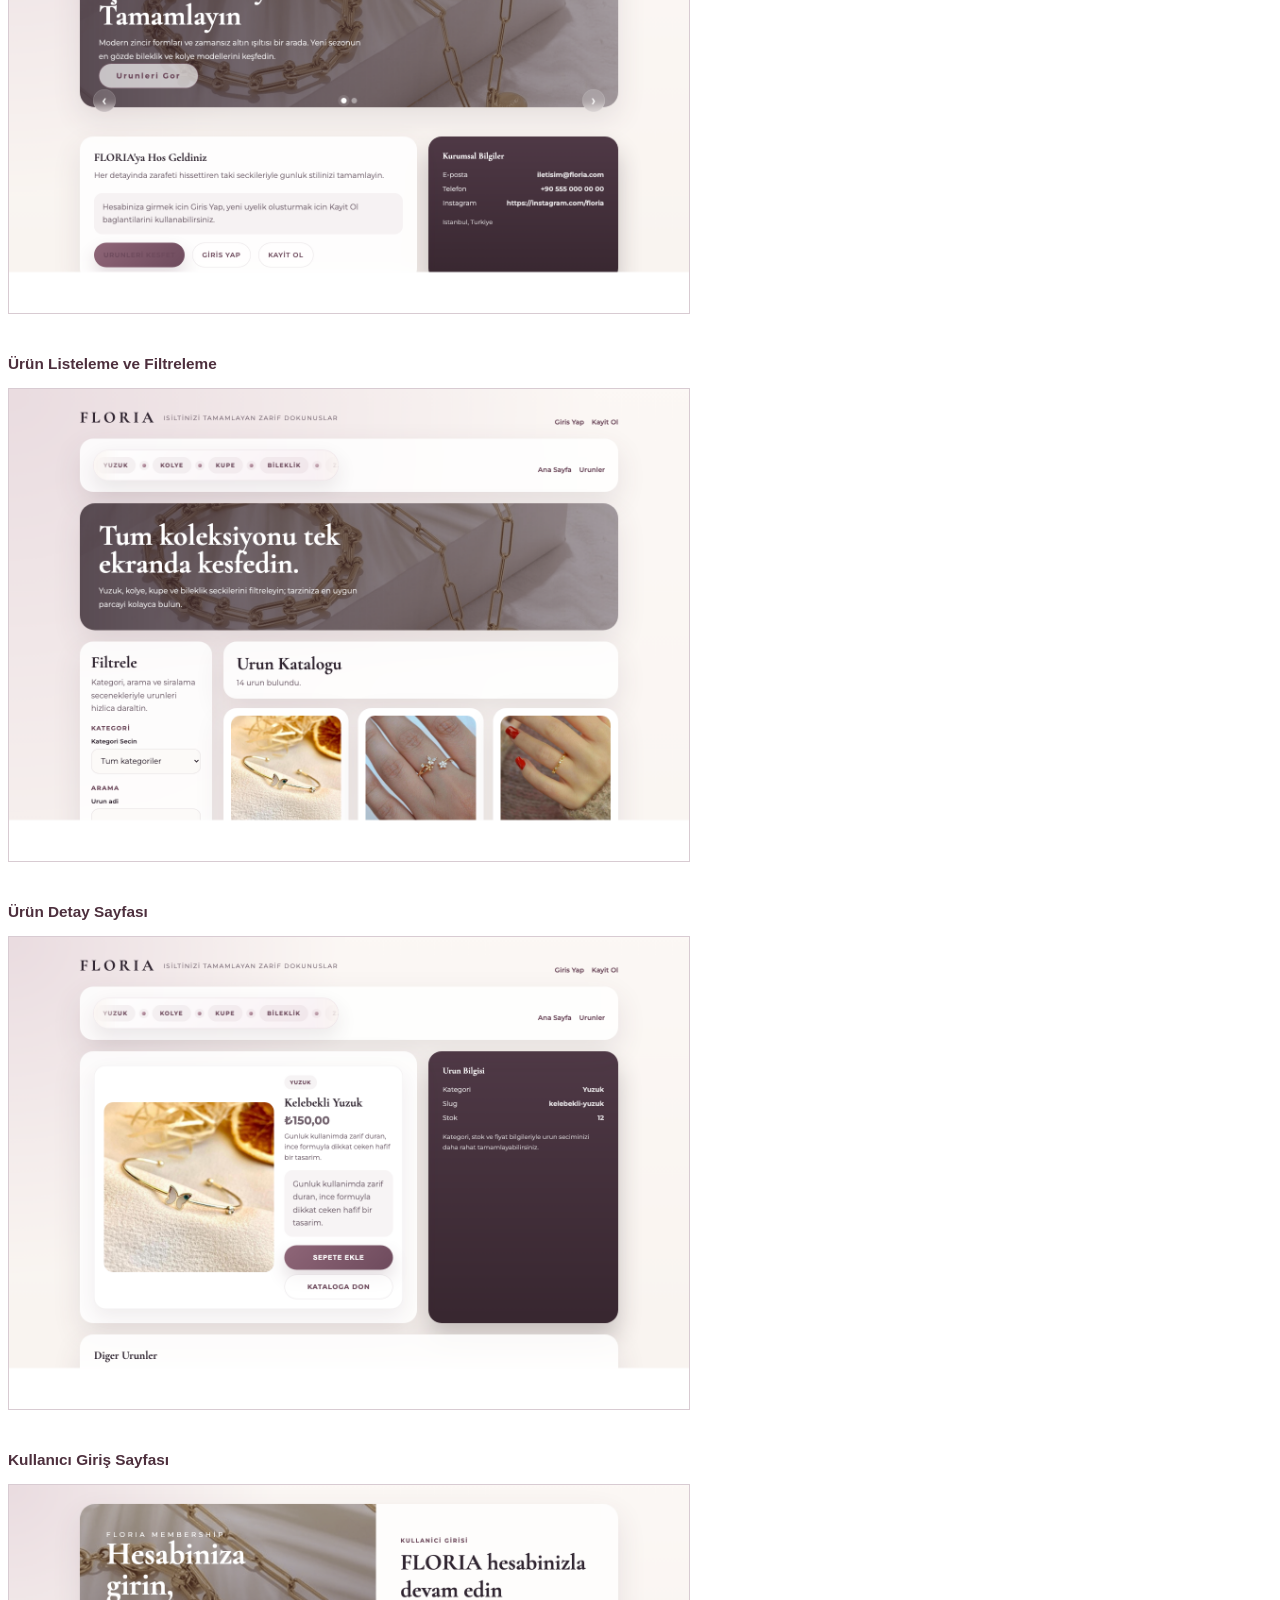
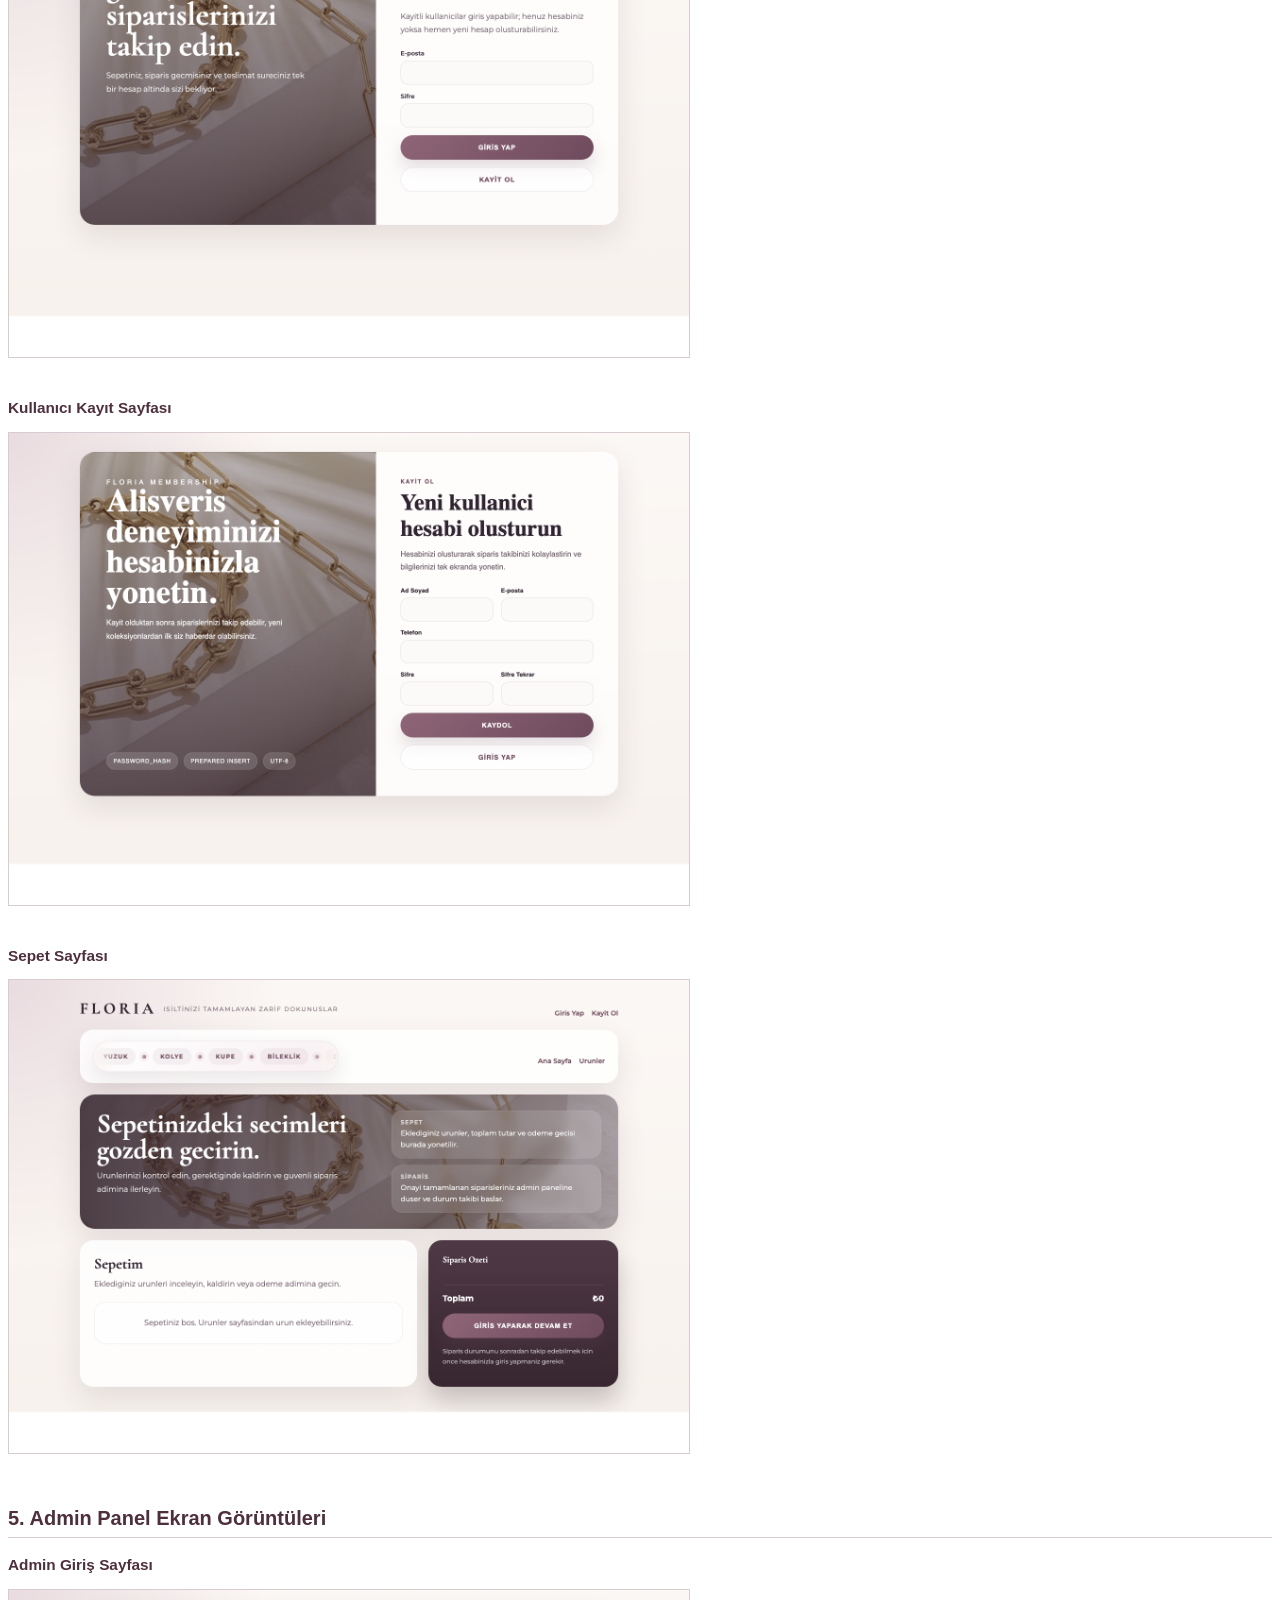
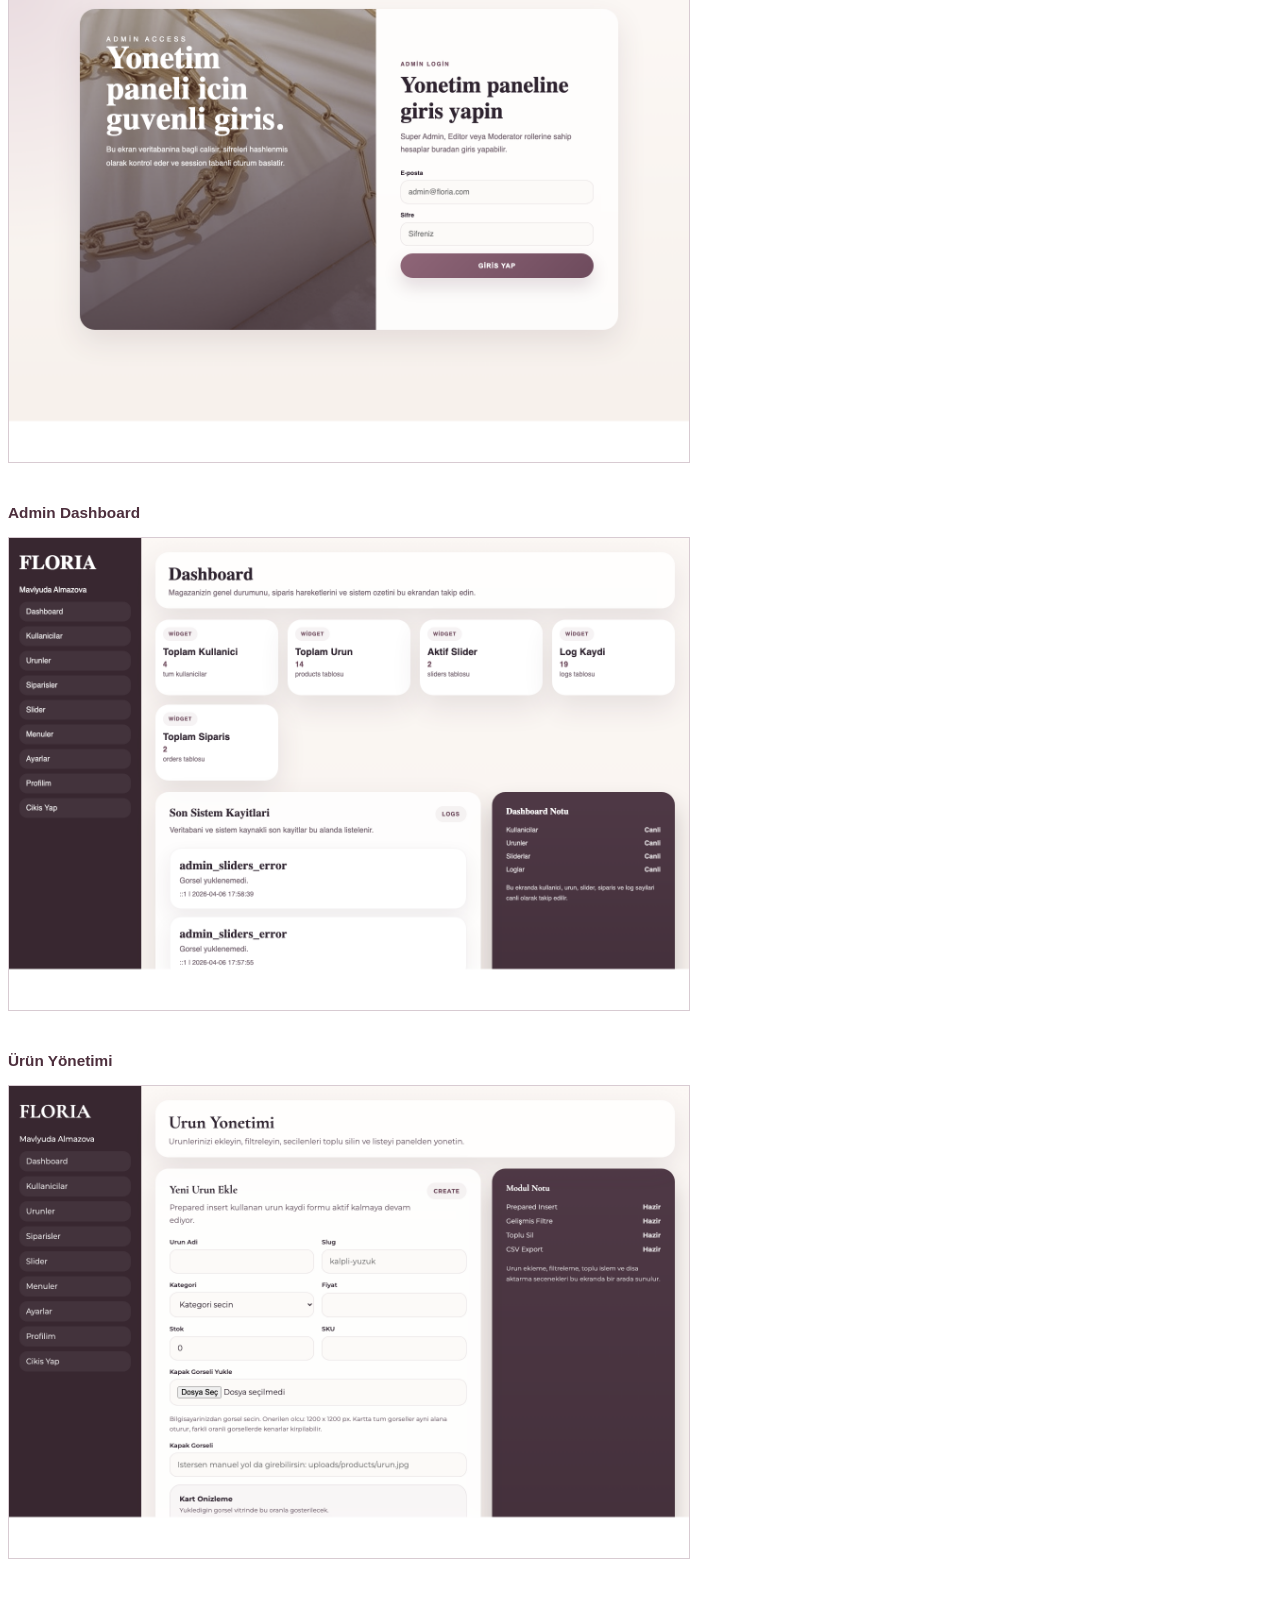
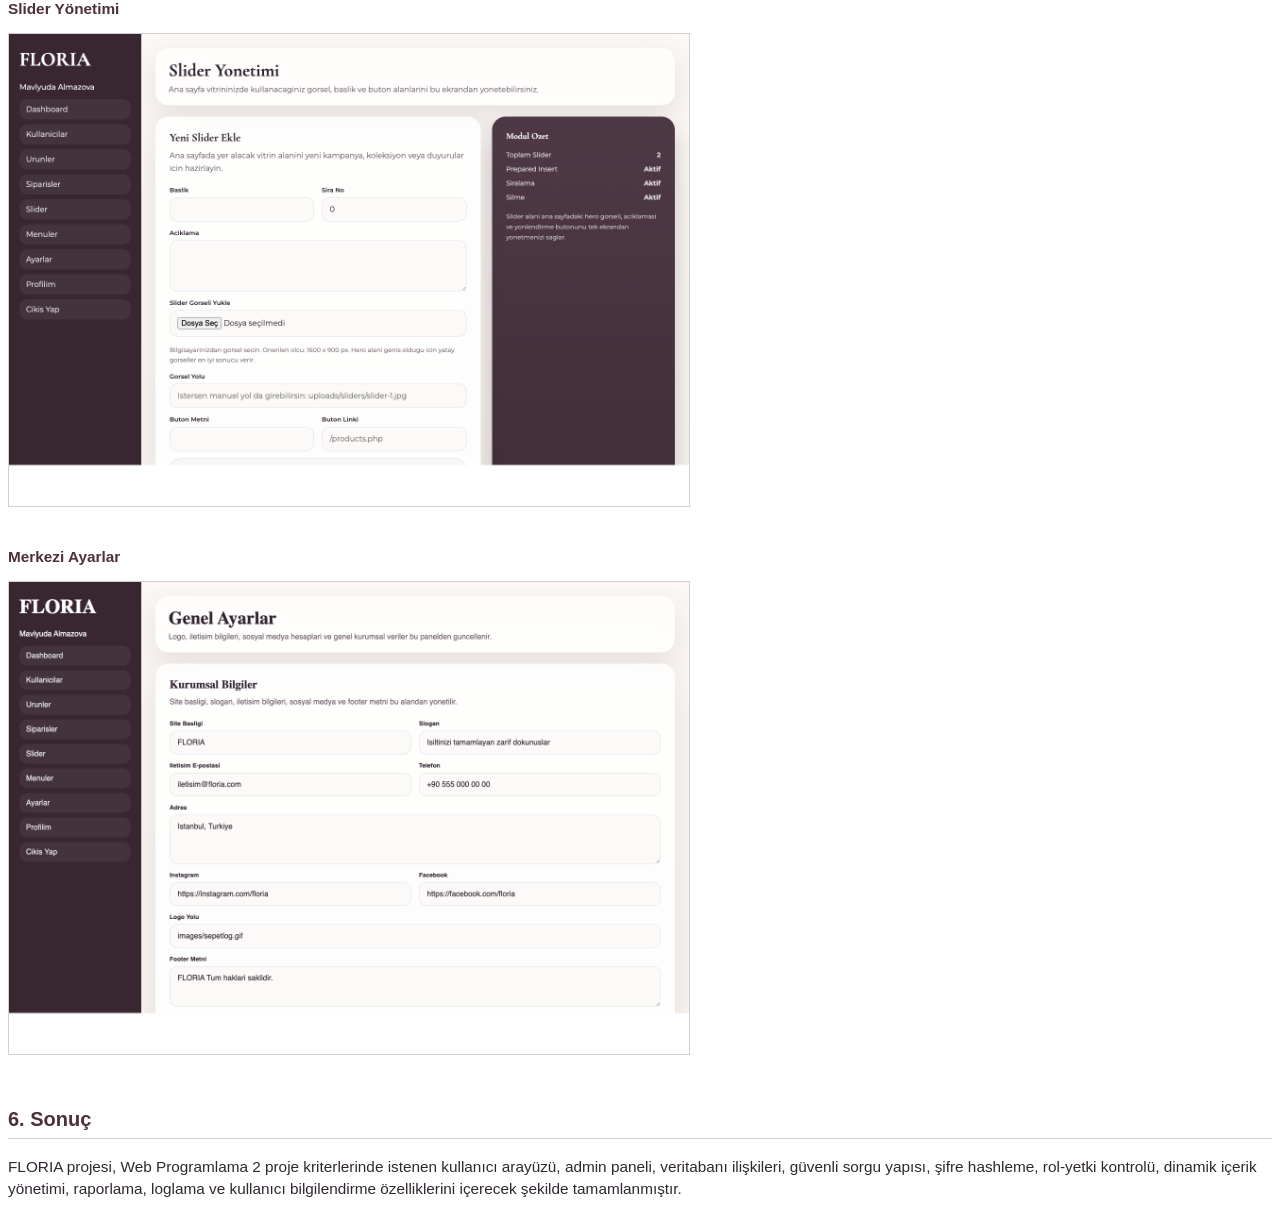
<file: docs/floria-report.html>
<!doctype html>
<html lang="tr">
<head>
    <meta charset="utf-8">
    <title>FLORIA Web Programlama 2 Proje Raporu</title>
    <style>
        body {
            font-family: Arial, sans-serif;
            color: #2f2730;
            line-height: 1.45;
        }
        h1, h2, h3 {
            color: #4d2f3d;
        }
        h1 {
            text-align: center;
            font-size: 26px;
            margin-bottom: 8px;
        }
        h2 {
            font-size: 20px;
            border-bottom: 1px solid #d8cbd2;
            padding-bottom: 4px;
            margin-top: 26px;
        }
        h3 {
            font-size: 16px;
            margin-top: 18px;
        }
        p, li {
            font-size: 11.5pt;
        }
        table {
            border-collapse: collapse;
            width: 100%;
            margin: 12px 0;
        }
        th, td {
            border: 1px solid #cdbdc5;
            padding: 7px;
            vertical-align: top;
            font-size: 10.5pt;
        }
        th {
            background: #f3edf0;
            color: #4d2f3d;
        }
        .meta {
            text-align: center;
            color: #6f5d67;
            margin-bottom: 22px;
        }
        .shot {
            width: 100%;
            max-width: 680px;
            border: 1px solid #d8cbd2;
            margin: 8px 0 18px;
        }
        .caption {
            font-weight: bold;
            color: #4d2f3d;
            margin-bottom: 4px;
        }
    </style>
</head>
<body>
    <h1>FLORIA Web Programlama 2 Proje Raporu</h1>
    <p class="meta">Takı e-ticaret sitesi ve yönetim paneli</p>

    <h2>1. Proje Özeti</h2>
    <p>
        FLORIA projesi, PHP, MySQL ve PDO kullanılarak geliştirilen dinamik bir takı e-ticaret sitesidir.
        Projede kullanıcı arayüzü, üyelik sistemi, ürün listeleme, sepet, sipariş, admin paneli, rol-yetki sistemi,
        slider yönetimi, menü yönetimi, ayarlar yönetimi, raporlama ve loglama modülleri bulunmaktadır.
    </p>

    <h2>2. Kullanılan Teknolojiler</h2>
    <ul>
        <li>PHP 8 ve PDO</li>
        <li>MySQL / MariaDB</li>
        <li>HTML5, CSS3 ve JavaScript</li>
        <li>Responsive tasarım</li>
        <li>CSV ve PDF dışa aktarma</li>
        <li>Dosya ve veritabanı tabanlı loglama</li>
    </ul>

    <h2>3. Hocanın İstediği Maddelerin Karşılanması</h2>
    <table>
        <tr>
            <th>Madde</th>
            <th>Projede Karşılığı</th>
            <th>İlgili Dosyalar</th>
        </tr>
        <tr>
            <td>Responsive kullanıcı arayüzü ve admin paneli</td>
            <td>Public site ve admin paneli mobil, tablet ve masaüstü ekranlara uyumlu olarak tasarlandı.</td>
            <td>styles.css, public/*, admin/*</td>
        </tr>
        <tr>
            <td>Normalize veritabanı ve foreign key ilişkileri</td>
            <td>Roller, yetkiler, kullanıcılar, ürünler, kategoriler, siparişler, menüler, sliderlar, ayarlar ve loglar ayrı tablolarla kuruldu.</td>
            <td>sql/floria_schema.sql</td>
        </tr>
        <tr>
            <td>Prepared Statements</td>
            <td>Veritabanı sorguları PDO prepared statements ile yazıldı.</td>
            <td>app/repositories/*, app/config/database.php</td>
        </tr>
        <tr>
            <td>Türkçe karakter desteği</td>
            <td>Veritabanında utf8mb4, HTML tarafında UTF-8 ve çıktı güvenliği için htmlspecialchars kullanıldı.</td>
            <td>sql/floria_schema.sql, app/views/layouts/*, app/helpers/functions.php</td>
        </tr>
        <tr>
            <td>Şifre hashleme</td>
            <td>Şifreler açık metin saklanmaz; password_hash ve password_verify kullanılır.</td>
            <td>public/register.php, public/login.php, admin/login.php, admin/setup.php</td>
        </tr>
        <tr>
            <td>Modüler mimari</td>
            <td>Config, helper, repository, layout ve component dosyaları ayrıldı.</td>
            <td>app/config, app/helpers, app/repositories, app/views</td>
        </tr>
        <tr>
            <td>Rol ve yetki sistemi</td>
            <td>Super Admin, Editor, Moderator ve Customer rolleri veritabanı kontrollü permission sistemiyle yönetilir.</td>
            <td>roles, permissions, role_permissions tabloları, app/helpers/auth.php</td>
        </tr>
        <tr>
            <td>Admin profil güncelleme</td>
            <td>Admin kullanıcı kendi ad, e-posta, telefon ve şifre bilgisini güncelleyebilir.</td>
            <td>admin/profile.php</td>
        </tr>
        <tr>
            <td>Oturum ve yetki kontrolü</td>
            <td>Admin sayfalarında giriş ve permission kontrolü yapılır.</td>
            <td>app/helpers/auth.php, admin/*</td>
        </tr>
        <tr>
            <td>Veritabanından gelen içerik</td>
            <td>Ürünler, kategoriler, slider, menü ve site ayarları veritabanından çekilir.</td>
            <td>public/index.php, public/products.php, app/repositories/*</td>
        </tr>
        <tr>
            <td>Dinamik slider</td>
            <td>Slider görseli, başlığı, açıklaması, linki ve sırası admin panelden yönetilir.</td>
            <td>admin/sliders.php, app/repositories/SliderRepository.php</td>
        </tr>
        <tr>
            <td>Dinamik menü</td>
            <td>Menü başlıkları, linkleri ve sıralaması admin panelden yönetilir.</td>
            <td>admin/menus.php, app/repositories/MenuRepository.php</td>
        </tr>
        <tr>
            <td>Merkezi ayarlar</td>
            <td>Site başlığı, slogan, iletişim ve sosyal medya bilgileri ayarlar ekranından güncellenir.</td>
            <td>admin/settings.php, app/repositories/SettingRepository.php</td>
        </tr>
        <tr>
            <td>Dashboard widgetları</td>
            <td>Toplam kullanıcı, ürün, sipariş, slider ve log sayıları dashboard üzerinde gösterilir.</td>
            <td>admin/index.php, app/repositories/DashboardRepository.php</td>
        </tr>
        <tr>
            <td>Filtreleme ve sıralama</td>
            <td>Ürün listeleme ekranlarında arama, kategori, durum ve sıralama seçenekleri bulunur.</td>
            <td>public/products.php, admin/products.php</td>
        </tr>
        <tr>
            <td>Çoklu seçim ve toplu silme</td>
            <td>Ürün, menü ve slider kayıtlarında çoklu seçim ile toplu silme yapılabilir.</td>
            <td>admin/products.php, admin/menus.php, admin/sliders.php</td>
        </tr>
        <tr>
            <td>PDF / CSV dışa aktarma</td>
            <td>Ürün, kullanıcı ve sipariş verileri CSV ve PDF formatlarında dışa aktarılabilir.</td>
            <td>admin/export_*.php, app/helpers/pdf.php</td>
        </tr>
        <tr>
            <td>Loglama</td>
            <td>Veritabanı hataları, yetkisiz erişimler ve kritik sistem hataları dosyaya ve uygun durumda logs tablosuna kaydedilir.</td>
            <td>app/helpers/logger.php, storage/logs/system.log, logs tablosu</td>
        </tr>
        <tr>
            <td>Kullanıcı dostu mesajlar</td>
            <td>Kayıt, giriş, silme, sipariş ve hata durumlarında anlaşılır uyarı mesajları gösterilir.</td>
            <td>app/helpers/functions.php, public/*, admin/*</td>
        </tr>
    </table>

    <h2>4. Site Ekran Görüntüleri</h2>

    <p class="caption">Ana Sayfa</p>
    <img class="shot" src="screenshots/01-public-home.png" alt="Ana sayfa">

    <p class="caption">Ürün Listeleme ve Filtreleme</p>
    <img class="shot" src="screenshots/02-public-products.png" alt="Ürün listeleme">

    <p class="caption">Ürün Detay Sayfası</p>
    <img class="shot" src="screenshots/03-public-product-detail.png" alt="Ürün detay">

    <p class="caption">Kullanıcı Giriş Sayfası</p>
    <img class="shot" src="screenshots/04-public-login.png" alt="Kullanıcı giriş">

    <p class="caption">Kullanıcı Kayıt Sayfası</p>
    <img class="shot" src="screenshots/05-public-register.png" alt="Kullanıcı kayıt">

    <p class="caption">Sepet Sayfası</p>
    <img class="shot" src="screenshots/06-public-cart.png" alt="Sepet">

    <h2>5. Admin Panel Ekran Görüntüleri</h2>

    <p class="caption">Admin Giriş Sayfası</p>
    <img class="shot" src="screenshots/07-admin-login.png" alt="Admin giriş">

    <p class="caption">Admin Dashboard</p>
    <img class="shot" src="screenshots/08-admin-dashboard.png" alt="Admin dashboard">

    <p class="caption">Ürün Yönetimi</p>
    <img class="shot" src="screenshots/09-admin-products.png" alt="Admin ürün yönetimi">

    <p class="caption">Slider Yönetimi</p>
    <img class="shot" src="screenshots/10-admin-sliders.png" alt="Admin slider yönetimi">

    <p class="caption">Merkezi Ayarlar</p>
    <img class="shot" src="screenshots/11-admin-settings.png" alt="Admin ayarlar">

    <h2>6. Sonuç</h2>
    <p>
        FLORIA projesi, Web Programlama 2 proje kriterlerinde istenen kullanıcı arayüzü, admin paneli,
        veritabanı ilişkileri, güvenli sorgu yapısı, şifre hashleme, rol-yetki kontrolü, dinamik içerik yönetimi,
        raporlama, loglama ve kullanıcı bilgilendirme özelliklerini içerecek şekilde tamamlanmıştır.
    </p>
</body>
</html>
</file>
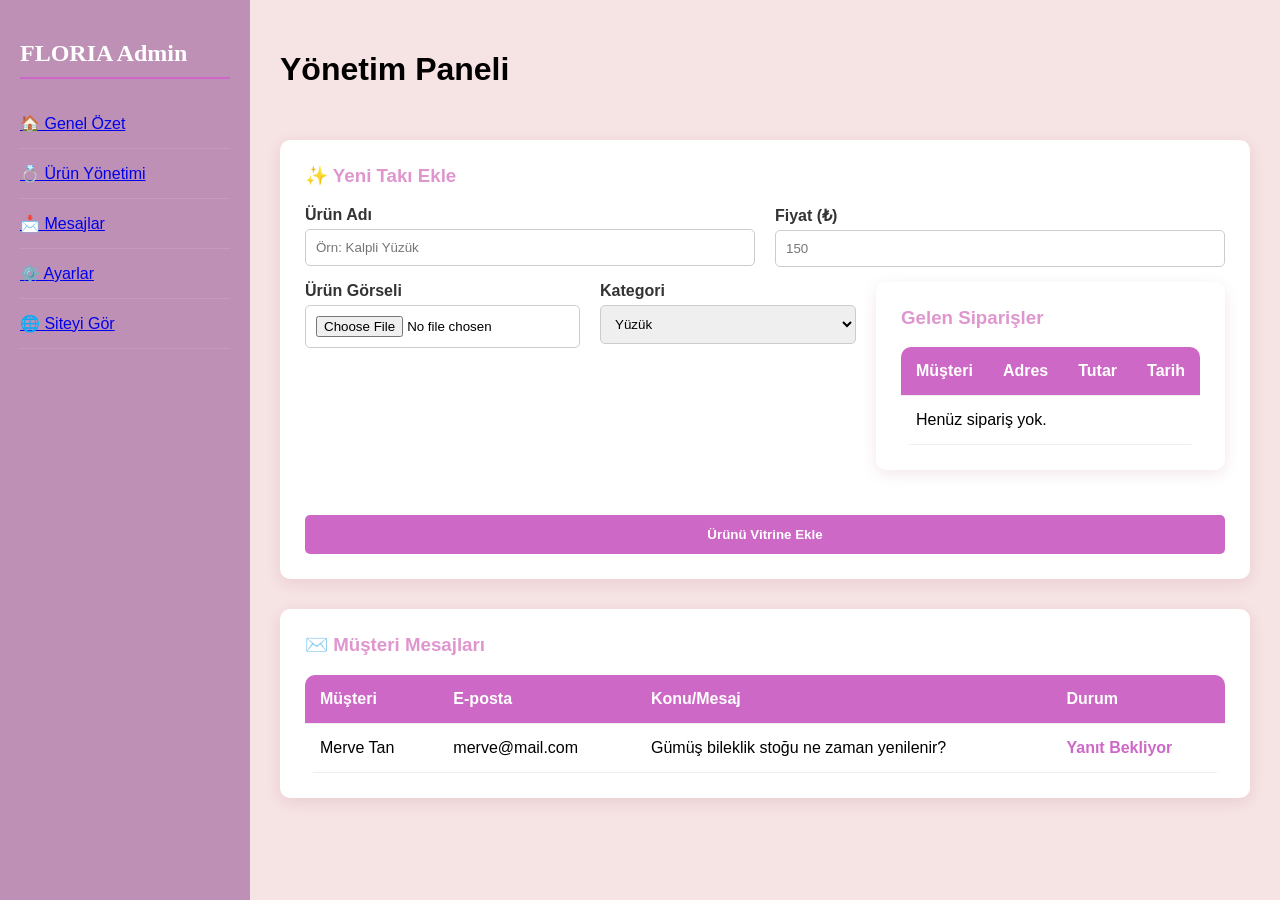
<file: eski/admin.html>
<!DOCTYPE html>
<html lang="tr">
<head>
    <meta charset="UTF-8">
    <title>Floria Takı - Yönetim Paneli</title>
    <style>
        body { font-family: 'Roboto', Arial, sans-serif; background-color: #f6e3e3; margin: 0; display: flex; }
       
        .sidebar { width: 250px; background-color: #bf90b5; color: white; min-height: 100vh; padding: 20px; box-sizing: border-box; }
        .sidebar h2 { font-family: 'Playfair Display', serif; border-bottom: 2px solid #ce68c6; padding-bottom: 10px; }
        .sidebar ul { list-style: none; padding: 0; }
        .sidebar ul li { padding: 15px 0; border-bottom: 1px solid rgba(255,255,255,0.1); cursor: pointer; }
        .sidebar ul li:hover { color: #ce68c6; }

    
        .main-content { flex: 1; padding: 30px; }
        .dashboard-header { display: flex; justify-content: space-between; align-items: center; margin-bottom: 30px; }
        
      
        .admin-box { background: white; padding: 25px; border-radius: 10px; box-shadow: 0 4px 15px rgba(136, 24, 69, 0.1); margin-bottom: 30px; }
        .admin-box h3 { color: #df96cf; margin-top: 0; }
        
        .form-row { display: flex; gap: 20px; margin-bottom: 15px; }
        .input-group { flex: 1; display: flex; flex-direction: column; }
        label { margin-bottom: 5px; font-weight: bold; color: #333; }
        input, select { padding: 10px; border: 1px solid #ccc; border-radius: 5px; }
        
        .btn-save { background-color: #ce68c6; color: white; border: none; padding: 12px 25px; border-radius: 5px; cursor: pointer; font-weight: bold; width: 100%; }
        .btn-save:hover { background-color: #c065be; }

        table { width: 100%; border-collapse: collapse; background: white; border-radius: 10px; overflow: hidden; }
        th, td { padding: 15px; text-align: left; border-bottom: 1px solid #eee; }
        th { background-color: #ce68c6; color: white; }
    </style>
</head>
<body>

    <div class="sidebar">
        <h2>FLORIA Admin</h2>
<ul>
    <li><a href="admin.php?sayfa=ozet">🏠 Genel Özet</a></li>
    <li><a href="admin.php?sayfa=urunler">💍 Ürün Yönetimi</a></li>
    <li><a href="admin.php?sayfa=mesajlar">📩 Mesajlar</a></li>
    <li><a href="admin.php?sayfa=ayarlar">⚙️ Ayarlar</a></li>
    <li><a href="index.php">🌐 Siteyi Gör</a></li>
    </div>
</ul>
    <div class="main-content">
        <div class="dashboard-header">
            <h1>Yönetim Paneli</h1>
        </div>

        <div class="admin-box">
            <h3>✨ Yeni Takı Ekle</h3>
            <form action="urun_ekle.php" method="POST" enctype="multipart/form-data">
                <div class="form-row">
                    <div class="input-group">
                        <label>Ürün Adı</label>
                        <input type="text" name="takı_ad" placeholder="Örn: Kalpli Yüzük" required>
                    </div>
                    <div class="input-group">
                        <label>Fiyat (₺)</label>
                        <input type="number" name="takı_fiyat" placeholder="150" required>
                    </div>
                </div>
                <div class="form-row">
                    <div class="input-group">
                        <label>Ürün Görseli</label>
                        <input type="file" name="takı_resim" accept="image/*" required>
                    </div>
                    <div class="input-group">
                        <label>Kategori</label>
                        <select name="takı_kategori">
                            <option>Yüzük</option>
                            <option>Kolye</option>
                            <option>Küpe</option>
                            <option>Bileklik</option>
                        </select>
                    </div>
                    <div class="admin-box">
    <h3>Gelen Siparişler</h3>
    <table>
        <thead>
            <tr>
                <th>Müşteri</th>
                <th>Adres</th>
                <th>Tutar</th>
                <th>Tarih</th>
            </tr>
        </thead>
        <tbody id="admin-siparis-listesi">
            </tbody>
    </table>
</div>
<script>
    function siparisleriYukle() {
        const liste = document.getElementById('admin-siparis-listesi');
        let siparisler = JSON.parse(localStorage.getItem('floria_siparisler')) || [];

        if(siparisler.length === 0) {
            liste.innerHTML = '<tr><td colspan="4">Henüz sipariş yok.</td></tr>';
            return;
        }

        liste.innerHTML = '';
        siparisler.forEach(sip => {
            liste.innerHTML += `
                <tr>
                    <td>${sip.musteri}</td>
                    <td>${sip.adres}</td>
                    <td>${sip.tutar}</td>
                    <td>${sip.tarih}</td>
                </tr>
            `;
        });
    }

    // Sayfa açıldığında siparişleri göster
    siparisleriYukle();
</script>
                </div>
                <button type="submit" class="btn-save">Ürünü Vitrine Ekle</button>
            </form>
        </div>

        <div class="admin-box">
            <h3>✉️ Müşteri Mesajları</h3>
            <table>
                <thead>
                    <tr>
                        <th>Müşteri</th>
                        <th>E-posta</th>
                        <th>Konu/Mesaj</th>
                        <th>Durum</th>
                    </tr>
                </thead>
                <tbody>
                    <tr>
                        <td>Merve Tan</td>
                        <td>merve@mail.com</td>
                        <td>Gümüş bileklik stoğu ne zaman yenilenir?</td>
                        <td style="color:#ce68c6; font-weight:bold;">Yanıt Bekliyor</td>
                    </tr>
                </tbody>
            </table>
        </div>
    </div>

</body>
</html>
</file>
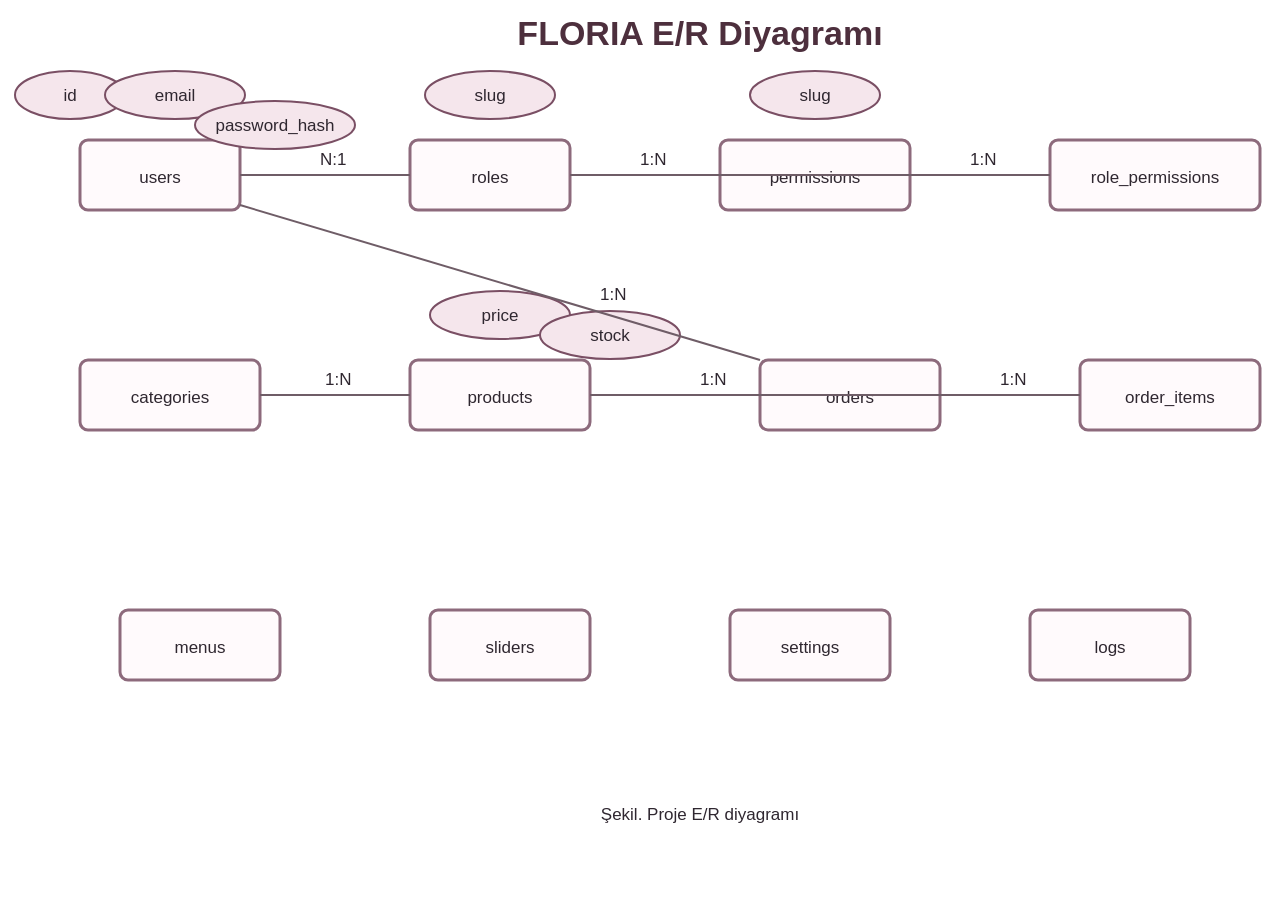
<file: docs/diagrams/er.html>
<!doctype html>
<html lang="tr">
<meta charset="utf-8">
<style>
body{margin:0;background:#fff;font-family:Arial,sans-serif;color:#2f2730}
svg{width:1400px;height:900px;display:block;margin:0 auto}
text{font-size:17px;fill:#2f2730}.title{font-size:34px;font-weight:bold;fill:#4d2f3d}
.entity{fill:#fffafc;stroke:#8d6a7c;stroke-width:3}.attr{fill:#f5e6ec;stroke:#7a4f64;stroke-width:2}.line{stroke:#6f5d67;stroke-width:2}
</style>
<svg viewBox="0 0 1400 900" xmlns="http://www.w3.org/2000/svg">
<text x="700" y="45" text-anchor="middle" class="title">FLORIA E/R Diyagramı</text>
<g id="users"><rect x="80" y="140" width="160" height="70" rx="8" class="entity"/><text x="160" y="183" text-anchor="middle">users</text><ellipse cx="70" cy="95" rx="55" ry="24" class="attr"/><text x="70" y="101" text-anchor="middle">id</text><ellipse cx="175" cy="95" rx="70" ry="24" class="attr"/><text x="175" y="101" text-anchor="middle">email</text><ellipse cx="275" cy="125" rx="80" ry="24" class="attr"/><text x="275" y="131" text-anchor="middle">password_hash</text></g>
<g><rect x="410" y="140" width="160" height="70" rx="8" class="entity"/><text x="490" y="183" text-anchor="middle">roles</text><ellipse cx="490" cy="95" rx="65" ry="24" class="attr"/><text x="490" y="101" text-anchor="middle">slug</text></g>
<g><rect x="720" y="140" width="190" height="70" rx="8" class="entity"/><text x="815" y="183" text-anchor="middle">permissions</text><ellipse cx="815" cy="95" rx="65" ry="24" class="attr"/><text x="815" y="101" text-anchor="middle">slug</text></g>
<g><rect x="1050" y="140" width="210" height="70" rx="8" class="entity"/><text x="1155" y="183" text-anchor="middle">role_permissions</text></g>
<g><rect x="80" y="360" width="180" height="70" rx="8" class="entity"/><text x="170" y="403" text-anchor="middle">categories</text></g>
<g><rect x="410" y="360" width="180" height="70" rx="8" class="entity"/><text x="500" y="403" text-anchor="middle">products</text><ellipse cx="500" cy="315" rx="70" ry="24" class="attr"/><text x="500" y="321" text-anchor="middle">price</text><ellipse cx="610" cy="335" rx="70" ry="24" class="attr"/><text x="610" y="341" text-anchor="middle">stock</text></g>
<g><rect x="760" y="360" width="180" height="70" rx="8" class="entity"/><text x="850" y="403" text-anchor="middle">orders</text></g>
<g><rect x="1080" y="360" width="180" height="70" rx="8" class="entity"/><text x="1170" y="403" text-anchor="middle">order_items</text></g>
<g><rect x="120" y="610" width="160" height="70" rx="8" class="entity"/><text x="200" y="653" text-anchor="middle">menus</text></g>
<g><rect x="430" y="610" width="160" height="70" rx="8" class="entity"/><text x="510" y="653" text-anchor="middle">sliders</text></g>
<g><rect x="730" y="610" width="160" height="70" rx="8" class="entity"/><text x="810" y="653" text-anchor="middle">settings</text></g>
<g><rect x="1030" y="610" width="160" height="70" rx="8" class="entity"/><text x="1110" y="653" text-anchor="middle">logs</text></g>
<line x1="240" y1="175" x2="410" y2="175" class="line"/><text x="320" y="165">N:1</text>
<line x1="570" y1="175" x2="1050" y2="175" class="line"/><line x1="910" y1="175" x2="1050" y2="175" class="line"/><text x="640" y="165">1:N</text><text x="970" y="165">1:N</text>
<line x1="260" y1="395" x2="410" y2="395" class="line"/><text x="325" y="385">1:N</text>
<line x1="240" y1="205" x2="760" y2="360" class="line"/><text x="600" y="300">1:N</text>
<line x1="940" y1="395" x2="1080" y2="395" class="line"/><text x="1000" y="385">1:N</text>
<line x1="590" y1="395" x2="1080" y2="395" class="line"/><text x="700" y="385">1:N</text>
<text x="700" y="820" text-anchor="middle">Şekil. Proje E/R diyagramı</text>
</svg>
</html>
</file>
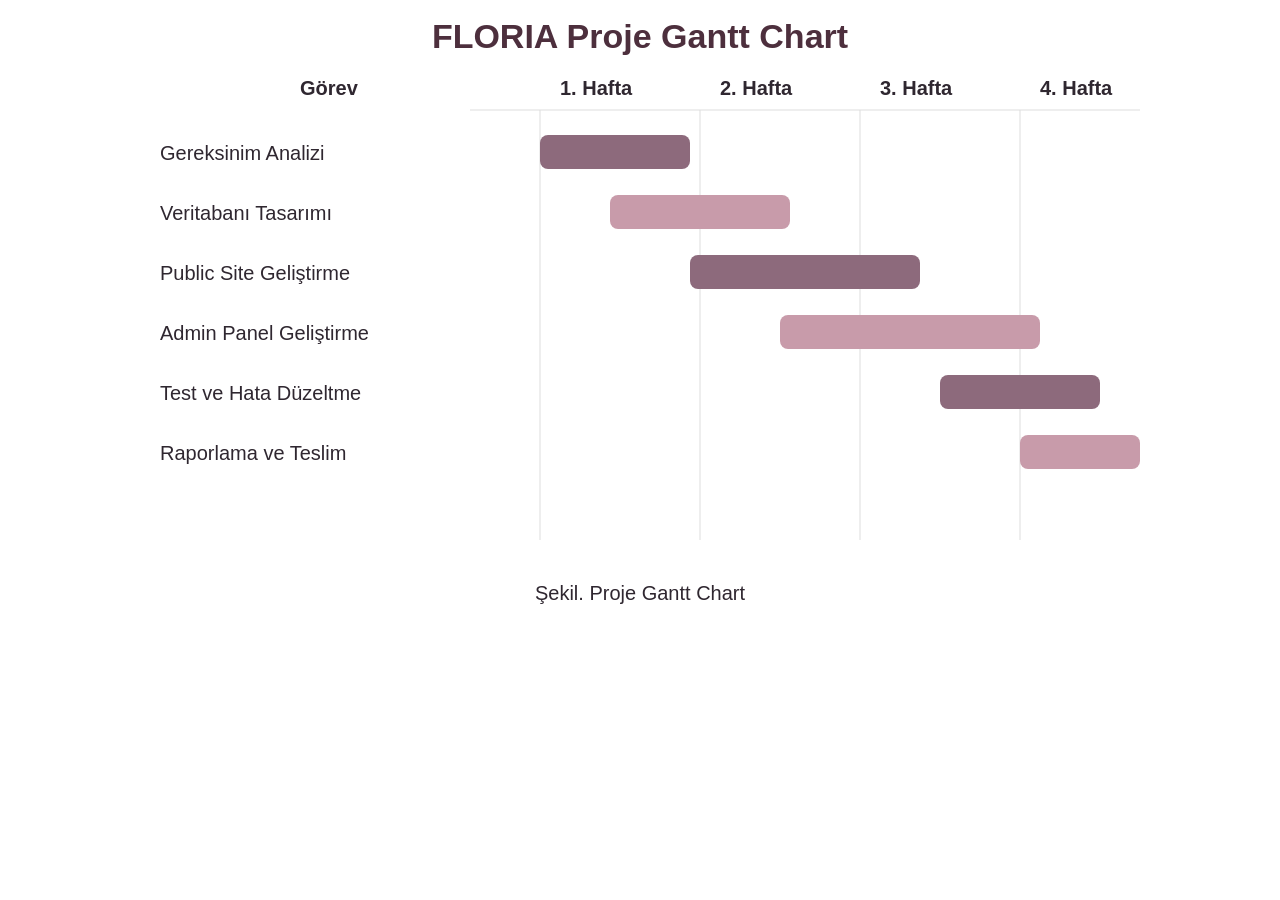
<file: docs/diagrams/gantt.html>
<!doctype html>
<html lang="tr">
<meta charset="utf-8">
<style>
body{margin:0;background:#fff;font-family:Arial,sans-serif;color:#2f2730}
svg{width:1200px;height:650px;display:block;margin:0 auto}
text{font-size:20px;fill:#2f2730}.title{font-size:34px;font-weight:bold;fill:#4d2f3d}
.grid{stroke:#ddd;stroke-width:1}.bar{fill:#8d6a7c}.bar2{fill:#c89baa}.head{font-weight:bold}
</style>
<svg viewBox="0 0 1200 650" xmlns="http://www.w3.org/2000/svg">
<text x="600" y="48" text-anchor="middle" class="title">FLORIA Proje Gantt Chart</text>
<text x="260" y="95" class="head">Görev</text><text x="520" y="95" class="head">1. Hafta</text><text x="680" y="95" class="head">2. Hafta</text><text x="840" y="95" class="head">3. Hafta</text><text x="1000" y="95" class="head">4. Hafta</text>
<line x1="430" y1="110" x2="1100" y2="110" class="grid"/>
<g>
<line x1="500" y1="110" x2="500" y2="540" class="grid"/><line x1="660" y1="110" x2="660" y2="540" class="grid"/><line x1="820" y1="110" x2="820" y2="540" class="grid"/><line x1="980" y1="110" x2="980" y2="540" class="grid"/>
</g>
<text x="120" y="160">Gereksinim Analizi</text><rect x="500" y="135" width="150" height="34" rx="8" class="bar"/>
<text x="120" y="220">Veritabanı Tasarımı</text><rect x="570" y="195" width="180" height="34" rx="8" class="bar2"/>
<text x="120" y="280">Public Site Geliştirme</text><rect x="650" y="255" width="230" height="34" rx="8" class="bar"/>
<text x="120" y="340">Admin Panel Geliştirme</text><rect x="740" y="315" width="260" height="34" rx="8" class="bar2"/>
<text x="120" y="400">Test ve Hata Düzeltme</text><rect x="900" y="375" width="160" height="34" rx="8" class="bar"/>
<text x="120" y="460">Raporlama ve Teslim</text><rect x="980" y="435" width="120" height="34" rx="8" class="bar2"/>
<text x="600" y="600" text-anchor="middle">Şekil. Proje Gantt Chart</text>
</svg>
</html>
</file>
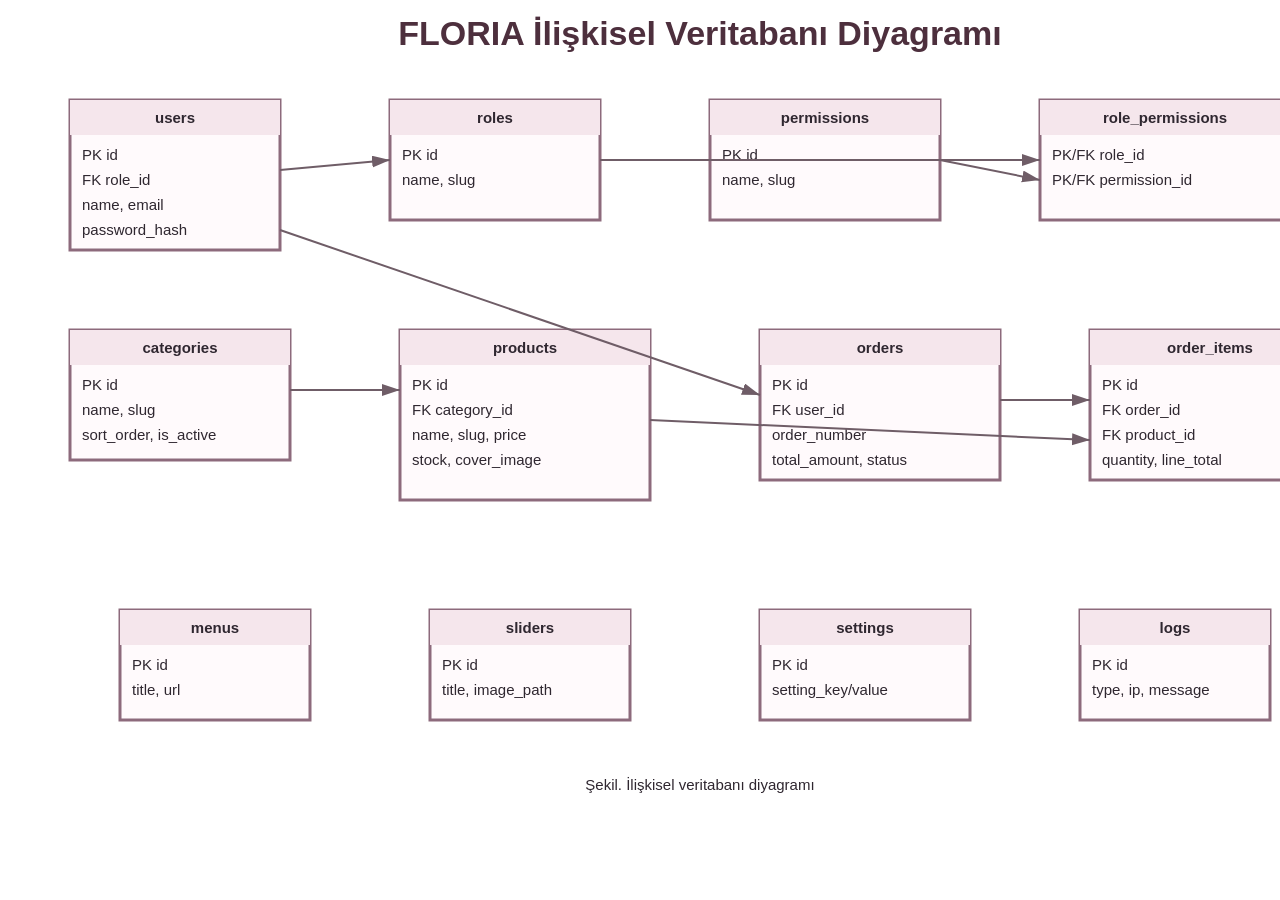
<file: docs/diagrams/relational.html>
<!doctype html>
<html lang="tr">
<meta charset="utf-8">
<style>
body{margin:0;background:#fff;font-family:Arial,sans-serif;color:#2f2730}
svg{width:1400px;height:850px;display:block;margin:0 auto}
text{font-size:15px;fill:#2f2730}.title{font-size:34px;font-weight:bold;fill:#4d2f3d}.tbl{fill:#fffafc;stroke:#8d6a7c;stroke-width:3}.head{fill:#f5e6ec}.line{stroke:#6f5d67;stroke-width:2;marker-end:url(#arrow)}
</style>
<svg viewBox="0 0 1400 850" xmlns="http://www.w3.org/2000/svg">
<defs><marker id="arrow" markerWidth="10" markerHeight="10" refX="9" refY="3" orient="auto"><path d="M0,0 L0,6 L9,3 z" fill="#6f5d67"/></marker></defs>
<text x="700" y="45" text-anchor="middle" class="title">FLORIA İlişkisel Veritabanı Diyagramı</text>
<g transform="translate(70,100)"><rect width="210" height="150" class="tbl"/><rect width="210" height="35" class="head"/><text x="105" y="23" text-anchor="middle" font-weight="bold">users</text><text x="12" y="60">PK id</text><text x="12" y="85">FK role_id</text><text x="12" y="110">name, email</text><text x="12" y="135">password_hash</text></g>
<g transform="translate(390,100)"><rect width="210" height="120" class="tbl"/><rect width="210" height="35" class="head"/><text x="105" y="23" text-anchor="middle" font-weight="bold">roles</text><text x="12" y="60">PK id</text><text x="12" y="85">name, slug</text></g>
<g transform="translate(710,100)"><rect width="230" height="120" class="tbl"/><rect width="230" height="35" class="head"/><text x="115" y="23" text-anchor="middle" font-weight="bold">permissions</text><text x="12" y="60">PK id</text><text x="12" y="85">name, slug</text></g>
<g transform="translate(1040,100)"><rect width="250" height="120" class="tbl"/><rect width="250" height="35" class="head"/><text x="125" y="23" text-anchor="middle" font-weight="bold">role_permissions</text><text x="12" y="60">PK/FK role_id</text><text x="12" y="85">PK/FK permission_id</text></g>
<g transform="translate(70,330)"><rect width="220" height="130" class="tbl"/><rect width="220" height="35" class="head"/><text x="110" y="23" text-anchor="middle" font-weight="bold">categories</text><text x="12" y="60">PK id</text><text x="12" y="85">name, slug</text><text x="12" y="110">sort_order, is_active</text></g>
<g transform="translate(400,330)"><rect width="250" height="170" class="tbl"/><rect width="250" height="35" class="head"/><text x="125" y="23" text-anchor="middle" font-weight="bold">products</text><text x="12" y="60">PK id</text><text x="12" y="85">FK category_id</text><text x="12" y="110">name, slug, price</text><text x="12" y="135">stock, cover_image</text></g>
<g transform="translate(760,330)"><rect width="240" height="150" class="tbl"/><rect width="240" height="35" class="head"/><text x="120" y="23" text-anchor="middle" font-weight="bold">orders</text><text x="12" y="60">PK id</text><text x="12" y="85">FK user_id</text><text x="12" y="110">order_number</text><text x="12" y="135">total_amount, status</text></g>
<g transform="translate(1090,330)"><rect width="240" height="150" class="tbl"/><rect width="240" height="35" class="head"/><text x="120" y="23" text-anchor="middle" font-weight="bold">order_items</text><text x="12" y="60">PK id</text><text x="12" y="85">FK order_id</text><text x="12" y="110">FK product_id</text><text x="12" y="135">quantity, line_total</text></g>
<g transform="translate(120,610)"><rect width="190" height="110" class="tbl"/><rect width="190" height="35" class="head"/><text x="95" y="23" text-anchor="middle" font-weight="bold">menus</text><text x="12" y="60">PK id</text><text x="12" y="85">title, url</text></g>
<g transform="translate(430,610)"><rect width="200" height="110" class="tbl"/><rect width="200" height="35" class="head"/><text x="100" y="23" text-anchor="middle" font-weight="bold">sliders</text><text x="12" y="60">PK id</text><text x="12" y="85">title, image_path</text></g>
<g transform="translate(760,610)"><rect width="210" height="110" class="tbl"/><rect width="210" height="35" class="head"/><text x="105" y="23" text-anchor="middle" font-weight="bold">settings</text><text x="12" y="60">PK id</text><text x="12" y="85">setting_key/value</text></g>
<g transform="translate(1080,610)"><rect width="190" height="110" class="tbl"/><rect width="190" height="35" class="head"/><text x="95" y="23" text-anchor="middle" font-weight="bold">logs</text><text x="12" y="60">PK id</text><text x="12" y="85">type, ip, message</text></g>
<line x1="280" y1="170" x2="390" y2="160" class="line"/><line x1="600" y1="160" x2="1040" y2="160" class="line"/><line x1="940" y1="160" x2="1040" y2="180" class="line"/><line x1="290" y1="390" x2="400" y2="390" class="line"/><line x1="280" y1="230" x2="760" y2="395" class="line"/><line x1="1000" y1="400" x2="1090" y2="400" class="line"/><line x1="650" y1="420" x2="1090" y2="440" class="line"/>
<text x="700" y="790" text-anchor="middle">Şekil. İlişkisel veritabanı diyagramı</text>
</svg>
</html>
</file>
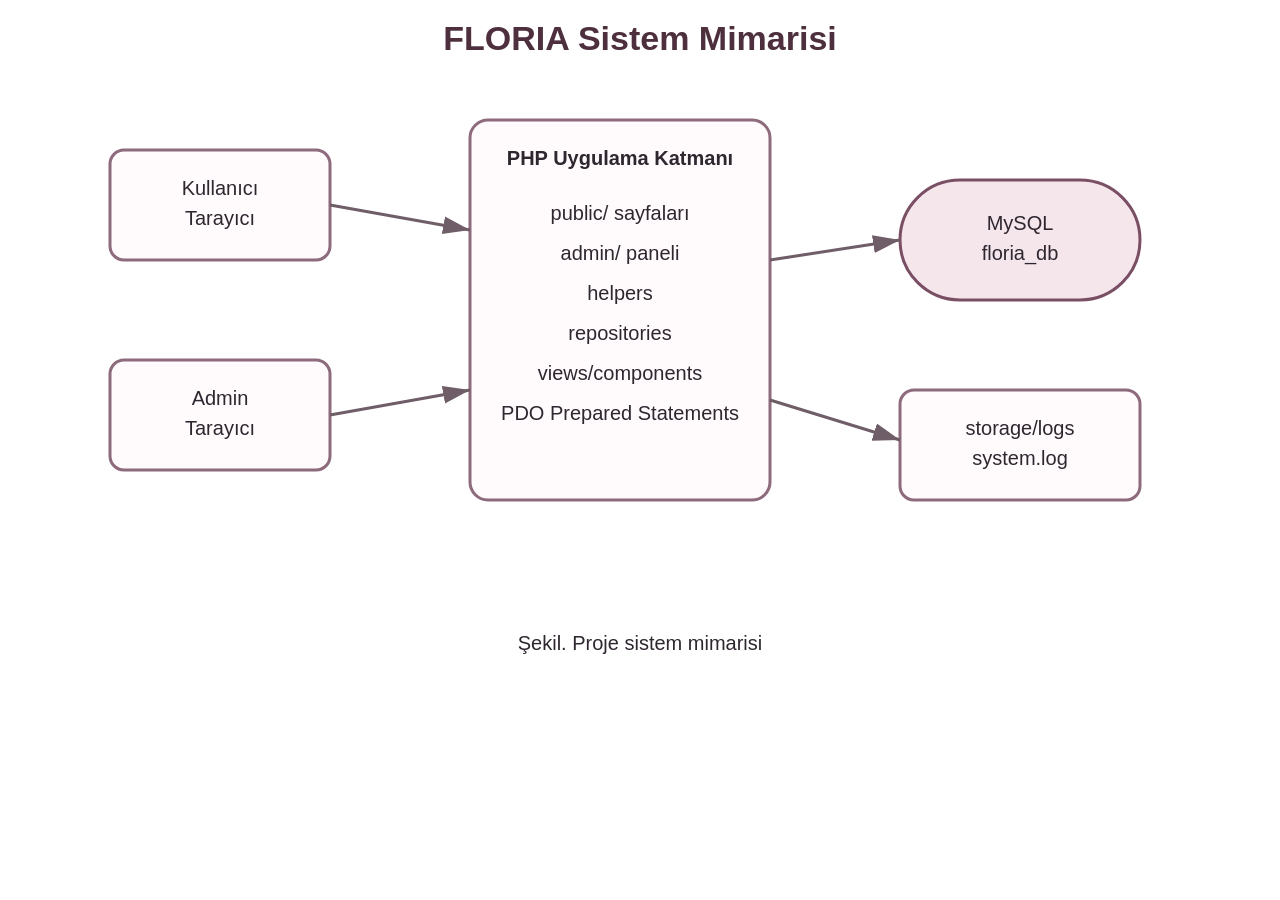
<file: docs/diagrams/system-architecture.html>
<!doctype html>
<html lang="tr">
<meta charset="utf-8">
<style>
body{margin:0;background:#fff;font-family:Arial,sans-serif;color:#2f2730}
svg{width:1200px;height:720px;display:block;margin:0 auto}
text{font-size:20px;fill:#2f2730}.title{font-size:34px;font-weight:bold;fill:#4d2f3d}
.box{fill:#fffafc;stroke:#8d6a7c;stroke-width:3}.db{fill:#f5e6ec;stroke:#7a4f64;stroke-width:3}.line{stroke:#6f5d67;stroke-width:3;marker-end:url(#arrow)}
</style>
<svg viewBox="0 0 1200 720" xmlns="http://www.w3.org/2000/svg">
<defs><marker id="arrow" markerWidth="10" markerHeight="10" refX="9" refY="3" orient="auto"><path d="M0,0 L0,6 L9,3 z" fill="#6f5d67"/></marker></defs>
<text x="600" y="50" text-anchor="middle" class="title">FLORIA Sistem Mimarisi</text>
<rect x="70" y="150" width="220" height="110" rx="14" class="box"/><text x="180" y="195" text-anchor="middle">Kullanıcı</text><text x="180" y="225" text-anchor="middle">Tarayıcı</text>
<rect x="70" y="360" width="220" height="110" rx="14" class="box"/><text x="180" y="405" text-anchor="middle">Admin</text><text x="180" y="435" text-anchor="middle">Tarayıcı</text>
<rect x="430" y="120" width="300" height="380" rx="18" class="box"/><text x="580" y="165" text-anchor="middle" font-weight="bold">PHP Uygulama Katmanı</text>
<text x="580" y="220" text-anchor="middle">public/ sayfaları</text><text x="580" y="260" text-anchor="middle">admin/ paneli</text><text x="580" y="300" text-anchor="middle">helpers</text><text x="580" y="340" text-anchor="middle">repositories</text><text x="580" y="380" text-anchor="middle">views/components</text><text x="580" y="420" text-anchor="middle">PDO Prepared Statements</text>
<rect x="860" y="180" width="240" height="120" rx="60" class="db"/><text x="980" y="230" text-anchor="middle">MySQL</text><text x="980" y="260" text-anchor="middle">floria_db</text>
<rect x="860" y="390" width="240" height="110" rx="14" class="box"/><text x="980" y="435" text-anchor="middle">storage/logs</text><text x="980" y="465" text-anchor="middle">system.log</text>
<line x1="290" y1="205" x2="430" y2="230" class="line"/><line x1="290" y1="415" x2="430" y2="390" class="line"/><line x1="730" y1="260" x2="860" y2="240" class="line"/><line x1="730" y1="400" x2="860" y2="440" class="line"/>
<text x="600" y="650" text-anchor="middle">Şekil. Proje sistem mimarisi</text>
</svg>
</html>
</file>
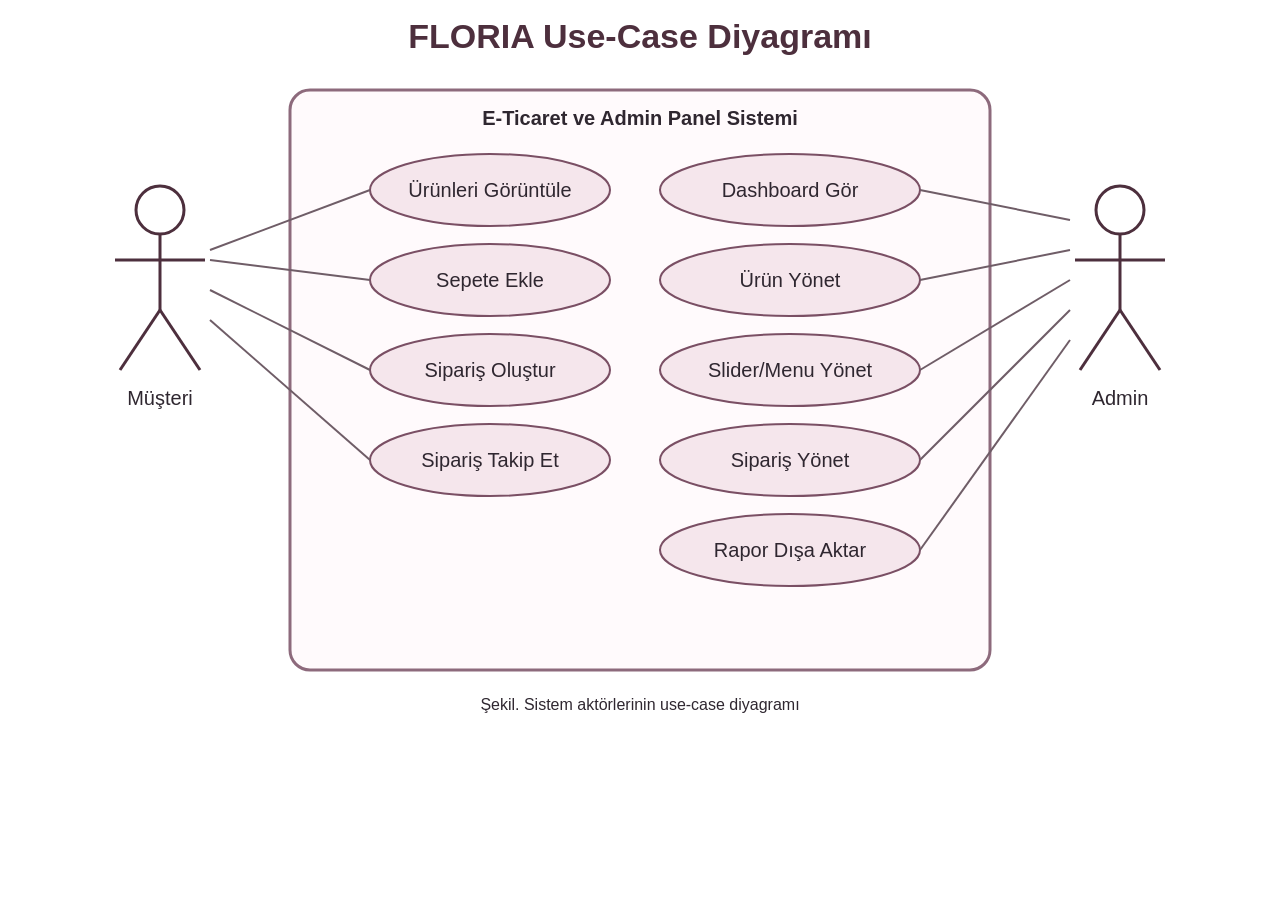
<file: docs/diagrams/use-case.html>
<!doctype html>
<html lang="tr">
<meta charset="utf-8">
<style>
body{margin:0;background:#fff;font-family:Arial,sans-serif;color:#2f2730}
svg{width:1200px;height:760px;display:block;margin:0 auto}
.actor{stroke:#4d2f3d;stroke-width:3;fill:none}
.box{fill:#fffafc;stroke:#8d6a7c;stroke-width:3}
.case{fill:#f5e6ec;stroke:#7a4f64;stroke-width:2}
.line{stroke:#6f5d67;stroke-width:2}
text{font-size:20px;fill:#2f2730}
.title{font-size:34px;font-weight:bold;fill:#4d2f3d}
.small{font-size:16px}
</style>
<svg viewBox="0 0 1200 760" xmlns="http://www.w3.org/2000/svg">
<text x="600" y="48" text-anchor="middle" class="title">FLORIA Use-Case Diyagramı</text>
<rect x="250" y="90" width="700" height="580" rx="20" class="box"/>
<text x="600" y="125" text-anchor="middle" font-weight="bold">E-Ticaret ve Admin Panel Sistemi</text>

<circle cx="120" cy="210" r="24" class="actor"/><line x1="120" y1="234" x2="120" y2="310" class="actor"/><line x1="75" y1="260" x2="165" y2="260" class="actor"/><line x1="120" y1="310" x2="80" y2="370" class="actor"/><line x1="120" y1="310" x2="160" y2="370" class="actor"/>
<text x="120" y="405" text-anchor="middle">Müşteri</text>

<circle cx="1080" cy="210" r="24" class="actor"/><line x1="1080" y1="234" x2="1080" y2="310" class="actor"/><line x1="1035" y1="260" x2="1125" y2="260" class="actor"/><line x1="1080" y1="310" x2="1040" y2="370" class="actor"/><line x1="1080" y1="310" x2="1120" y2="370" class="actor"/>
<text x="1080" y="405" text-anchor="middle">Admin</text>

<ellipse cx="450" cy="190" rx="120" ry="36" class="case"/><text x="450" y="197" text-anchor="middle">Ürünleri Görüntüle</text>
<ellipse cx="450" cy="280" rx="120" ry="36" class="case"/><text x="450" y="287" text-anchor="middle">Sepete Ekle</text>
<ellipse cx="450" cy="370" rx="120" ry="36" class="case"/><text x="450" y="377" text-anchor="middle">Sipariş Oluştur</text>
<ellipse cx="450" cy="460" rx="120" ry="36" class="case"/><text x="450" y="467" text-anchor="middle">Sipariş Takip Et</text>

<ellipse cx="750" cy="190" rx="130" ry="36" class="case"/><text x="750" y="197" text-anchor="middle">Dashboard Gör</text>
<ellipse cx="750" cy="280" rx="130" ry="36" class="case"/><text x="750" y="287" text-anchor="middle">Ürün Yönet</text>
<ellipse cx="750" cy="370" rx="130" ry="36" class="case"/><text x="750" y="377" text-anchor="middle">Slider/Menu Yönet</text>
<ellipse cx="750" cy="460" rx="130" ry="36" class="case"/><text x="750" y="467" text-anchor="middle">Sipariş Yönet</text>
<ellipse cx="750" cy="550" rx="130" ry="36" class="case"/><text x="750" y="557" text-anchor="middle">Rapor Dışa Aktar</text>

<line x1="170" y1="250" x2="330" y2="190" class="line"/><line x1="170" y1="260" x2="330" y2="280" class="line"/><line x1="170" y1="290" x2="330" y2="370" class="line"/><line x1="170" y1="320" x2="330" y2="460" class="line"/>
<line x1="1030" y1="220" x2="880" y2="190" class="line"/><line x1="1030" y1="250" x2="880" y2="280" class="line"/><line x1="1030" y1="280" x2="880" y2="370" class="line"/><line x1="1030" y1="310" x2="880" y2="460" class="line"/><line x1="1030" y1="340" x2="880" y2="550" class="line"/>

<text x="600" y="710" text-anchor="middle" class="small">Şekil. Sistem aktörlerinin use-case diyagramı</text>
</svg>
</html>
</file>
<file: styles.css>
@import url('https://fonts.googleapis.com/css2?family=Montserrat:wght@400;500;600;700&family=Cormorant+Garamond:wght@500;600;700&display=swap');

:root {
    --bg: #f7f1ec;
    --surface: rgba(255, 255, 255, 0.84);
    --surface-strong: #ffffff;
    --surface-dark: #4f3946;
    --text: #2f2430;
    --muted: #73636f;
    --line: rgba(95, 66, 82, 0.14);
    --accent: #8f6678;
    --accent-dark: #6e4b5d;
    --accent-soft: #e8d9de;
    --shadow: 0 24px 60px rgba(79, 57, 70, 0.12);
    --radius-lg: 28px;
    --radius-md: 20px;
    --radius-sm: 14px;
}

* {
    box-sizing: border-box;
}

html {
    scroll-behavior: smooth;
}

body {
    margin: 0;
    font-family: 'Montserrat', sans-serif;
    color: var(--text);
    background:
        radial-gradient(circle at top left, rgba(232, 217, 222, 0.9), transparent 32%),
        linear-gradient(180deg, #fcf8f5 0%, var(--bg) 100%);
}

img {
    max-width: 100%;
    display: block;
}

a {
    color: inherit;
}

header {
    display: flex;
    justify-content: space-between;
    align-items: center;
    background-image:
        linear-gradient(90deg, rgba(255, 248, 244, 0.85), rgba(255, 248, 244, 0.45)),
        url('images/arka foto.jpg');
    background-size: cover;
    background-position: center;
    padding: 56px 40px;
    position: relative;
    color: var(--text);
}

.logo {
    position: absolute;
    left: 50%;
    transform: translateX(-50%);
    text-align: center;
}

.logo h1 {
    margin: 0;
    font-family: 'Cormorant Garamond', serif;
    font-size: 68px;
    font-weight: 700;
    letter-spacing: 10px;
    text-transform: uppercase;
    color: var(--text);
}

.cart {
    display: flex;
    align-items: center;
    gap: 8px;
    padding: 12px 16px;
    border-radius: 999px;
    cursor: pointer;
    font-weight: 600;
    color: #fff;
    background: linear-gradient(135deg, var(--accent), var(--accent-dark));
    box-shadow: 0 14px 30px rgba(111, 76, 92, 0.24);
}

.cart:hover {
    filter: brightness(1.03);
}

.menu-toggle {
    cursor: pointer;
    font-size: 24px;
    color: var(--text);
}

nav {
    position: fixed;
    top: 0;
    right: 0;
    width: 280px;
    height: 100vh;
    padding-top: 40px;
    background: rgba(47, 36, 48, 0.96);
    color: #fff;
    transform: translateX(100%);
    transition: transform 0.3s ease;
    z-index: 1000;
    box-shadow: -20px 0 50px rgba(0, 0, 0, 0.18);
}

nav.active {
    transform: translateX(0);
}

nav ul {
    list-style: none;
    padding: 0;
    margin: 0;
}

nav ul li {
    padding: 18px 28px;
}

nav ul li a {
    text-decoration: none;
    color: #fff;
    font-weight: 600;
    letter-spacing: 0.04em;
}

.auth-buttons {
    display: grid;
    gap: 10px;
    padding: 24px 28px;
}

.auth-buttons button {
    padding: 12px 18px;
    border: 1px solid rgba(255, 255, 255, 0.2);
    border-radius: 999px;
    cursor: pointer;
    background: rgba(255, 255, 255, 0.08);
    color: #fff;
    font-weight: 600;
}

.banner {
    text-align: center;
    padding: 132px 20px;
    background:
        linear-gradient(rgba(255, 248, 244, 0.7), rgba(255, 248, 244, 0.7)),
        url('images/arka foto.jpg');
    background-size: cover;
    background-position: center;
    margin-bottom: 50px;
}

.banner h2 {
    margin: 0 0 14px;
    font-family: 'Cormorant Garamond', serif;
    font-size: 70px;
    line-height: 0.95;
    letter-spacing: 8px;
    text-transform: uppercase;
    color: var(--text);
    animation: fadeInUp 1s ease-out;
}

.banner p {
    margin: 0 0 34px;
    font-size: 14px;
    color: var(--muted);
    letter-spacing: 0.35em;
    text-transform: uppercase;
}

.btn-hero {
    display: inline-block;
    padding: 16px 36px;
    border: 1px solid var(--accent-dark);
    border-radius: 999px;
    color: var(--accent-dark);
    text-decoration: none;
    font-weight: 700;
    letter-spacing: 0.18em;
    transition: all 0.3s ease;
    background: rgba(255, 255, 255, 0.66);
}

.btn-hero:hover {
    background: var(--accent-dark);
    color: #fff;
    transform: translateY(-2px);
}

@keyframes fadeInUp {
    from {
        opacity: 0;
        transform: translateY(30px);
    }

    to {
        opacity: 1;
        transform: translateY(0);
    }
}

#products h2,
#about h2,
#contact h2 {
    text-align: center;
    font-family: 'Cormorant Garamond', serif;
    font-size: 44px;
    color: var(--text);
    margin: 0 0 12px;
}

.product-list {
    display: flex;
    flex-wrap: wrap;
    justify-content: center;
    gap: 28px;
    padding: 40px 20px 20px;
}

.product-item {
    width: 250px;
    padding: 18px;
    border-radius: 26px;
    text-align: center;
    background: var(--surface-strong);
    box-shadow: var(--shadow);
    transition: transform 0.25s ease, box-shadow 0.25s ease;
}

.product-item:hover {
    transform: translateY(-6px);
    box-shadow: 0 28px 60px rgba(79, 57, 70, 0.18);
}

.product-item img {
    width: 100%;
    height: 250px;
    object-fit: cover;
    border-radius: 18px;
    margin-bottom: 16px;
}

.product-item h3 {
    margin: 0 0 8px;
    font-size: 18px;
}

.product-item p {
    margin: 0 0 14px;
    color: var(--accent-dark);
    font-weight: 700;
}

.add-to-cart,
.share {
    width: 100%;
    border-radius: 999px;
    padding: 11px 14px;
    font-size: 12px;
    letter-spacing: 0.12em;
    text-transform: uppercase;
    cursor: pointer;
    transition: all 0.25s ease;
}

.add-to-cart {
    border: none;
    background: linear-gradient(135deg, var(--accent), var(--accent-dark));
    color: #fff;
    font-weight: 700;
}

.add-to-cart:hover {
    transform: translateY(-1px);
    box-shadow: 0 12px 26px rgba(111, 76, 92, 0.24);
}

.share {
    margin-top: 10px;
    display: inline-flex;
    align-items: center;
    justify-content: center;
    gap: 6px;
    border: 1px solid var(--line);
    background: transparent;
    color: var(--muted);
}

.share:hover {
    border-color: var(--accent);
    color: var(--accent-dark);
}

#about {
    max-width: 900px;
    margin: 70px auto 30px;
    padding: 50px 42px;
    border-radius: var(--radius-lg);
    background: var(--surface);
    backdrop-filter: blur(18px);
    box-shadow: var(--shadow);
    text-align: center;
}

#about p {
    margin: 0;
    line-height: 1.9;
    color: var(--muted);
}

#contact {
    max-width: 540px;
    margin: 70px auto;
    padding: 42px;
    border-radius: var(--radius-lg);
    background: var(--surface-strong);
    box-shadow: var(--shadow);
    text-align: center;
}

#contact form {
    display: grid;
    gap: 14px;
}

#contact input,
#contact textarea {
    width: 100%;
    padding: 14px 16px;
    border: 1px solid var(--line);
    border-radius: 16px;
    background: #fbf8f6;
    font: inherit;
    color: var(--text);
}

#contact input:focus,
#contact textarea:focus {
    outline: none;
    border-color: rgba(143, 102, 120, 0.4);
    box-shadow: 0 0 0 4px rgba(143, 102, 120, 0.08);
}

#contact button {
    border: none;
    border-radius: 999px;
    padding: 14px 18px;
    background: linear-gradient(135deg, var(--accent), var(--accent-dark));
    color: #fff;
    font: inherit;
    font-weight: 700;
    cursor: pointer;
}

footer {
    text-align: center;
    padding: 28px 20px 40px;
    color: var(--muted);
}

.auth-page,
.cart-page,
.checkout-page,
.catalog-page {
    min-height: 100vh;
    padding: 40px 20px;
}

.auth-shell,
.cart-shell,
.checkout-shell,
.catalog-shell {
    max-width: 1140px;
    margin: 0 auto;
}

.auth-shell {
    display: grid;
    grid-template-columns: 1.1fr 0.9fr;
    border-radius: 32px;
    overflow: hidden;
    background: rgba(255, 255, 255, 0.76);
    box-shadow: var(--shadow);
    backdrop-filter: blur(20px);
}

.auth-showcase {
    min-height: 680px;
    padding: 56px;
    display: flex;
    flex-direction: column;
    justify-content: space-between;
    color: #fff;
    background:
        linear-gradient(180deg, rgba(54, 37, 46, 0.32), rgba(54, 37, 46, 0.78)),
        url('images/arka foto.jpg');
    background-size: cover;
    background-position: center;
}

.auth-brand {
    font-size: 14px;
    letter-spacing: 0.4em;
    text-transform: uppercase;
}

.auth-showcase h1 {
    max-width: 420px;
    margin: 0;
    font-family: 'Cormorant Garamond', serif;
    font-size: 68px;
    line-height: 0.95;
}

.auth-showcase p {
    max-width: 430px;
    margin: 18px 0 0;
    line-height: 1.8;
    color: rgba(255, 255, 255, 0.88);
}

.auth-badges {
    display: flex;
    flex-wrap: wrap;
    gap: 12px;
}

.auth-badges span {
    padding: 10px 14px;
    border-radius: 999px;
    background: rgba(255, 255, 255, 0.14);
    border: 1px solid rgba(255, 255, 255, 0.16);
    font-size: 12px;
    letter-spacing: 0.08em;
    text-transform: uppercase;
}

.auth-panel {
    padding: 56px 52px;
    display: flex;
    flex-direction: column;
    justify-content: center;
}

.auth-kicker {
    margin-bottom: 10px;
    color: var(--accent-dark);
    font-size: 12px;
    font-weight: 700;
    letter-spacing: 0.18em;
    text-transform: uppercase;
}

.auth-panel h2 {
    margin: 0;
    font-family: 'Cormorant Garamond', serif;
    font-size: 48px;
}

.auth-panel p {
    margin: 14px 0 28px;
    color: var(--muted);
    line-height: 1.7;
}

.auth-form {
    display: grid;
    gap: 16px;
}

.auth-form-grid {
    display: grid;
    grid-template-columns: repeat(2, minmax(0, 1fr));
    gap: 16px;
}

.field {
    display: grid;
    gap: 8px;
}

.field label {
    font-size: 13px;
    font-weight: 600;
    color: var(--text);
}

.field input,
.field textarea,
.field select {
    width: 100%;
    border: 1px solid var(--line);
    border-radius: 16px;
    background: #fcfaf8;
    padding: 15px 16px;
    font: inherit;
    color: var(--text);
}

.field input:focus,
.field textarea:focus,
.field select:focus {
    outline: none;
    border-color: rgba(143, 102, 120, 0.44);
    box-shadow: 0 0 0 4px rgba(143, 102, 120, 0.08);
}

.primary-btn,
.secondary-btn {
    display: inline-flex;
    align-items: center;
    justify-content: center;
    min-height: 52px;
    padding: 14px 20px;
    border-radius: 999px;
    text-decoration: none;
    font-weight: 700;
    font-size: 14px;
    letter-spacing: 0.08em;
    text-transform: uppercase;
    cursor: pointer;
    transition: all 0.25s ease;
}

.primary-btn {
    border: none;
    color: #fff;
    background: linear-gradient(135deg, var(--accent), var(--accent-dark));
    box-shadow: 0 18px 34px rgba(111, 76, 92, 0.18);
}

.primary-btn:hover {
    transform: translateY(-2px);
}

.secondary-btn {
    border: 1px solid var(--line);
    background: rgba(255, 255, 255, 0.66);
    color: var(--accent-dark);
}

.auth-links {
    margin-top: 18px;
    display: flex;
    flex-wrap: wrap;
    gap: 16px;
    color: var(--muted);
    font-size: 14px;
}

.auth-links a {
    text-decoration: none;
    color: var(--accent-dark);
    font-weight: 600;
}

.auth-links-stack {
    align-items: center;
}

.filter-actions-inline {
    display: flex;
    align-items: center;
    justify-content: space-between;
    gap: 12px;
    flex-wrap: wrap;
}

.filter-helper {
    color: var(--muted);
    font-size: 13px;
    line-height: 1.6;
}

.page-topbar {
    display: flex;
    justify-content: space-between;
    align-items: center;
    gap: 20px;
    margin-bottom: 24px;
}

.page-brand {
    display: inline-flex;
    align-items: center;
    gap: 14px;
    color: var(--text);
    text-decoration: none;
}

.page-brand strong {
    font-family: 'Cormorant Garamond', serif;
    font-size: 34px;
    letter-spacing: 0.2em;
}

.page-brand span {
    color: var(--muted);
    font-size: 13px;
    letter-spacing: 0.14em;
    text-transform: uppercase;
}

.jewelry-ribbon {
    position: relative;
    max-width: 520px;
    padding: 14px 18px;
    border: 1px solid rgba(143, 102, 120, 0.14);
    border-radius: 999px;
    background:
        linear-gradient(135deg, rgba(255, 255, 255, 0.92), rgba(248, 239, 243, 0.92));
    box-shadow: 0 18px 40px rgba(79, 57, 70, 0.1);
    overflow: hidden;
}

.jewelry-ribbon::before,
.jewelry-ribbon::after {
    content: "";
    position: absolute;
    top: 0;
    width: 54px;
    height: 100%;
    z-index: 1;
    pointer-events: none;
}

.jewelry-ribbon::before {
    left: 0;
    background: linear-gradient(90deg, rgba(251, 246, 243, 1), rgba(251, 246, 243, 0));
}

.jewelry-ribbon::after {
    right: 0;
    background: linear-gradient(270deg, rgba(251, 246, 243, 1), rgba(251, 246, 243, 0));
}

.jewelry-ribbon-track {
    display: flex;
    align-items: center;
    width: max-content;
    gap: 22px;
    will-change: transform;
    animation: ribbonSlide 14s linear infinite;
}

.jewelry-ribbon-group {
    display: inline-flex;
    align-items: center;
    gap: 14px;
    min-width: max-content;
}

.jewelry-pill {
    display: inline-flex;
    align-items: center;
    justify-content: center;
    padding: 10px 16px;
    border-radius: 999px;
    background: rgba(143, 102, 120, 0.08);
    color: var(--accent-dark);
    font-size: 12px;
    font-weight: 700;
    letter-spacing: 0.14em;
    text-transform: uppercase;
    white-space: nowrap;
}

.jewelry-dot {
    width: 8px;
    height: 8px;
    border-radius: 50%;
    background: linear-gradient(135deg, #d6b6c3, #8f6678);
    box-shadow: 0 0 0 6px rgba(143, 102, 120, 0.08);
    flex: 0 0 auto;
}

@keyframes ribbonSlide {
    from {
        transform: translateX(0);
    }

    to {
        transform: translateX(calc(-50% - 11px));
    }
}

.page-back {
    color: var(--accent-dark);
    text-decoration: none;
    font-weight: 600;
}

.cart-layout,
.checkout-layout {
    display: grid;
    grid-template-columns: minmax(0, 1.6fr) minmax(300px, 0.9fr);
    gap: 24px;
}

.panel-card {
    padding: 30px;
    border-radius: var(--radius-lg);
    background: rgba(255, 255, 255, 0.84);
    box-shadow: var(--shadow);
    backdrop-filter: blur(18px);
}

.panel-card h1,
.panel-card h2,
.summary-card h3 {
    margin: 0 0 10px;
    font-family: 'Cormorant Garamond', serif;
    color: var(--text);
}

.panel-lead {
    margin: 0 0 24px;
    color: var(--muted);
    line-height: 1.7;
}

.cart-items {
    display: grid;
    gap: 16px;
}

.cart-item {
    display: grid;
    grid-template-columns: 110px 1fr auto;
    align-items: center;
    gap: 22px;
    padding: 20px;
    border-radius: 24px;
    background: #fff;
    border: 1px solid rgba(95, 66, 82, 0.08);
    box-shadow: 0 18px 40px rgba(79, 57, 70, 0.08);
}

.cart-item img {
    width: 110px;
    height: 110px;
    object-fit: cover;
    border-radius: 20px;
}

.cart-info h3 {
    margin: 0 0 8px;
    font-size: 26px;
    font-family: 'Cormorant Garamond', serif;
    color: var(--text);
}

.cart-info p {
    margin: 0;
    color: var(--muted);
}

.price {
    color: var(--accent-dark);
    font-weight: 700;
    font-size: 24px;
}

.cart-caption {
    margin-top: 8px;
    font-size: 14px;
    line-height: 1.6;
    color: var(--muted);
}

.remove-btn {
    border: none;
    padding: 11px 16px;
    border-radius: 999px;
    background: rgba(160, 75, 103, 0.08);
    color: #a04b67;
    font: inherit;
    font-weight: 700;
    cursor: pointer;
    transition: all 0.25s ease;
}

.remove-btn:hover {
    background: rgba(160, 75, 103, 0.14);
}

.summary-card {
    padding: 30px;
    border-radius: var(--radius-lg);
    background: linear-gradient(180deg, var(--surface-dark), #382730);
    color: #fff;
    box-shadow: 0 30px 50px rgba(41, 28, 35, 0.24);
}

.summary-card h3 {
    color: #fff;
}

.summary-list {
    display: grid;
    gap: 12px;
    margin: 20px 0;
}

.summary-row {
    display: flex;
    justify-content: space-between;
    gap: 12px;
    font-size: 14px;
    color: rgba(255, 255, 255, 0.82);
}

.upload-note {
    margin-top: 10px;
    color: var(--muted);
    font-size: 13px;
    line-height: 1.6;
}

.product-preview-shell {
    display: grid;
    gap: 18px;
    padding: 20px;
    border: 1px solid var(--line);
    border-radius: 24px;
    background: rgba(143, 102, 120, 0.05);
}

.product-preview-copy {
    display: grid;
    gap: 4px;
}

.product-preview-copy strong {
    font-size: 15px;
    color: var(--text);
}

.product-preview-copy span {
    color: var(--muted);
    font-size: 13px;
    line-height: 1.6;
}

.product-preview-card {
    max-width: 320px;
}

.product-preview-button {
    display: inline-flex;
    align-items: center;
    justify-content: center;
    width: 100%;
    pointer-events: none;
}

.slider-preview-hero {
    min-height: 320px;
    padding: 32px;
    border-radius: 28px;
    background-size: cover;
    background-position: center;
    display: flex;
    align-items: flex-end;
    box-shadow: 0 24px 54px rgba(79, 57, 70, 0.18);
    overflow: hidden;
}

.slider-preview-content {
    max-width: 520px;
    display: grid;
    gap: 14px;
    color: #fff;
}

.slider-preview-badge {
    display: inline-flex;
    width: fit-content;
    padding: 8px 12px;
    border-radius: 999px;
    background: rgba(255, 255, 255, 0.18);
    color: rgba(255, 255, 255, 0.92);
    font-size: 11px;
    font-weight: 700;
    letter-spacing: 0.12em;
    text-transform: uppercase;
}

.slider-preview-content h3 {
    margin: 0;
    font-family: 'Cormorant Garamond', serif;
    font-size: 52px;
    line-height: 0.96;
    letter-spacing: 0.04em;
}

.slider-preview-content p {
    margin: 0;
    line-height: 1.7;
    color: rgba(255, 255, 255, 0.86);
}

.cart-item-order {
    grid-template-columns: 1fr;
}

.order-status-shell {
    display: flex;
    align-items: center;
    justify-content: space-between;
    gap: 16px;
    width: 100%;
    flex-wrap: wrap;
}

.order-status-form {
    display: flex;
    align-items: center;
    gap: 12px;
    flex-wrap: wrap;
    width: 100%;
}

.order-status-form select {
    min-width: 220px;
}

.order-status-chip {
    display: inline-flex;
    align-items: center;
    justify-content: center;
    padding: 10px 14px;
    border-radius: 999px;
    font-size: 12px;
    font-weight: 700;
    letter-spacing: 0.06em;
    text-transform: uppercase;
}

.status-pending {
    background: rgba(196, 139, 36, 0.14);
    color: #9a6911;
}

.status-confirmed {
    background: rgba(56, 126, 181, 0.14);
    color: #275f89;
}

.status-preparing {
    background: rgba(120, 85, 168, 0.14);
    color: #6f4f95;
}

.status-shipped {
    background: rgba(35, 146, 118, 0.14);
    color: #1e7a63;
}

.status-delivered {
    background: rgba(50, 131, 67, 0.14);
    color: #2b6c38;
}

.status-cancelled {
    background: rgba(173, 72, 72, 0.14);
    color: #9d3c3c;
}

.summary-total {
    display: flex;
    justify-content: space-between;
    align-items: center;
    margin-top: 22px;
    padding-top: 18px;
    border-top: 1px solid rgba(255, 255, 255, 0.14);
    font-size: 17px;
    font-weight: 700;
}

.summary-note {
    margin-top: 16px;
    color: rgba(255, 255, 255, 0.72);
    font-size: 13px;
    line-height: 1.7;
}

.summary-meta {
    display: grid;
    gap: 10px;
    margin-top: 18px;
}

.summary-chip {
    padding: 10px 12px;
    border-radius: 14px;
    background: rgba(255, 255, 255, 0.08);
    font-size: 12px;
    color: rgba(255, 255, 255, 0.84);
}

.summary-action {
    width: 100%;
    margin-top: 22px;
}

.checkout-form {
    display: grid;
    gap: 28px;
}

.form-section-card {
    padding: 24px;
    border-radius: 24px;
    background: #fff;
    border: 1px solid rgba(95, 66, 82, 0.08);
}

.form-section-card h2 {
    margin: 0 0 8px;
    font-family: 'Cormorant Garamond', serif;
    font-size: 34px;
}

.form-section-card p {
    margin: 0 0 18px;
    color: var(--muted);
}

.two-col {
    display: grid;
    grid-template-columns: repeat(2, minmax(0, 1fr));
    gap: 16px;
}

.full-span {
    grid-column: 1 / -1;
}

.helper-text {
    margin-top: 8px;
    color: var(--muted);
    font-size: 12px;
}

.empty-state {
    padding: 34px 20px;
    text-align: center;
    border: 1px dashed rgba(95, 66, 82, 0.18);
    border-radius: 24px;
    color: var(--muted);
    background: rgba(255, 255, 255, 0.48);
}

.panel-header {
    display: flex;
    justify-content: space-between;
    align-items: flex-start;
    gap: 18px;
    margin-bottom: 24px;
}

.panel-header p {
    margin: 8px 0 0;
    color: var(--muted);
    line-height: 1.7;
}

.panel-badge {
    padding: 10px 14px;
    border-radius: 999px;
    background: rgba(143, 102, 120, 0.08);
    color: var(--accent-dark);
    font-size: 12px;
    font-weight: 700;
    letter-spacing: 0.08em;
    text-transform: uppercase;
    white-space: nowrap;
}

.catalog-hero {
    position: relative;
    padding: 40px;
    margin-bottom: 24px;
    border-radius: 32px;
    color: #fff;
    background:
        linear-gradient(90deg, rgba(54, 37, 46, 0.82), rgba(54, 37, 46, 0.44)),
        url('images/arka foto.jpg');
    background-size: cover;
    background-position: center;
    box-shadow: var(--shadow);
}

.hero-carousel {
    position: relative;
    margin-bottom: 24px;
}

.hero-carousel-track {
    position: relative;
    min-height: 360px;
}

.hero-slide {
    position: absolute;
    inset: 0;
    opacity: 0;
    pointer-events: none;
    transform: scale(1.01);
    transition: opacity 0.55s ease, transform 0.55s ease;
}

.hero-slide.is-active {
    position: relative;
    opacity: 1;
    pointer-events: auto;
    transform: scale(1);
}

.hero-carousel-controls {
    position: absolute;
    right: 28px;
    bottom: 28px;
    left: 28px;
    display: flex;
    align-items: center;
    justify-content: space-between;
    gap: 16px;
    z-index: 3;
}

.hero-arrow {
    width: 48px;
    height: 48px;
    border: 1px solid rgba(255, 255, 255, 0.22);
    border-radius: 50%;
    background: rgba(255, 255, 255, 0.14);
    color: #fff;
    font-size: 28px;
    line-height: 1;
    cursor: pointer;
    backdrop-filter: blur(10px);
}

.hero-dots {
    display: flex;
    align-items: center;
    justify-content: center;
    gap: 10px;
    flex: 1;
}

.hero-dot {
    width: 12px;
    height: 12px;
    border: none;
    border-radius: 50%;
    background: rgba(255, 255, 255, 0.42);
    cursor: pointer;
}

.hero-dot.is-active {
    background: #fff;
    box-shadow: 0 0 0 6px rgba(255, 255, 255, 0.12);
}

.cart-hero {
    display: grid;
    grid-template-columns: 1.15fr 0.85fr;
    gap: 24px;
    padding: 34px 36px;
    margin-bottom: 24px;
    border-radius: 32px;
    color: #fff;
    background:
        linear-gradient(90deg, rgba(54, 37, 46, 0.88), rgba(54, 37, 46, 0.42)),
        url('images/arka foto.jpg');
    background-size: cover;
    background-position: center;
    box-shadow: var(--shadow);
}

.cart-hero h1 {
    margin: 0;
    max-width: 540px;
    font-family: 'Cormorant Garamond', serif;
    font-size: 58px;
    line-height: 0.95;
}

.cart-hero p {
    max-width: 560px;
    margin: 14px 0 0;
    color: rgba(255, 255, 255, 0.84);
    line-height: 1.8;
}

.cart-hero-stats {
    display: grid;
    align-content: center;
    gap: 14px;
}

.cart-stat {
    padding: 16px 18px;
    border-radius: 22px;
    background: rgba(255, 255, 255, 0.12);
    border: 1px solid rgba(255, 255, 255, 0.12);
    backdrop-filter: blur(10px);
}

.cart-stat strong {
    display: block;
    margin-bottom: 4px;
    font-size: 12px;
    letter-spacing: 0.12em;
    text-transform: uppercase;
    color: rgba(255, 255, 255, 0.7);
}

.cart-stat span {
    font-size: 15px;
    color: #fff;
    line-height: 1.6;
}

.catalog-hero h1 {
    margin: 0;
    max-width: 520px;
    font-family: 'Cormorant Garamond', serif;
    font-size: 62px;
    line-height: 0.95;
}

.catalog-hero p {
    max-width: 560px;
    margin: 14px 0 0;
    color: rgba(255, 255, 255, 0.86);
    line-height: 1.8;
}

.catalog-layout {
    display: grid;
    grid-template-columns: 280px minmax(0, 1fr);
    gap: 24px;
}

.filter-card {
    padding: 24px;
    border-radius: 28px;
    background: rgba(255, 255, 255, 0.84);
    box-shadow: var(--shadow);
    backdrop-filter: blur(18px);
    align-self: start;
    position: sticky;
    top: 24px;
}

.filter-card h2 {
    margin: 0 0 8px;
    font-family: 'Cormorant Garamond', serif;
    font-size: 34px;
}

.filter-card p {
    margin: 0 0 20px;
    color: var(--muted);
    line-height: 1.7;
}

.filter-group {
    display: grid;
    gap: 12px;
    margin-bottom: 22px;
}

.filter-group h3 {
    margin: 0;
    font-size: 13px;
    letter-spacing: 0.12em;
    text-transform: uppercase;
    color: var(--accent-dark);
}

.filter-option {
    display: flex;
    align-items: center;
    gap: 10px;
    color: var(--text);
}

.filter-option input {
    accent-color: var(--accent-dark);
}

.price-grid {
    display: grid;
    grid-template-columns: repeat(2, minmax(0, 1fr));
    gap: 12px;
}

.filter-actions {
    display: grid;
    gap: 10px;
}

.filter-actions button {
    width: 100%;
}

.catalog-main {
    display: grid;
    gap: 20px;
}

.catalog-toolbar {
    display: flex;
    justify-content: space-between;
    align-items: center;
    gap: 18px;
    padding: 24px 28px;
    border-radius: 28px;
    background: rgba(255, 255, 255, 0.84);
    box-shadow: var(--shadow);
    backdrop-filter: blur(18px);
}

.catalog-toolbar h2 {
    margin: 0;
    font-family: 'Cormorant Garamond', serif;
    font-size: 38px;
}

.catalog-toolbar p {
    margin: 8px 0 0;
    color: var(--muted);
}

.search-shell {
    min-width: 280px;
    display: flex;
    align-items: center;
    gap: 12px;
    padding: 12px 16px;
    border-radius: 999px;
    border: 1px solid var(--line);
    background: #fff;
}

.search-shell img {
    width: 20px;
    height: 20px;
}

.search-shell input {
    width: 100%;
    border: none;
    background: transparent;
    font: inherit;
    color: var(--text);
}

.search-shell input:focus {
    outline: none;
}

.product-grid {
    display: grid;
    grid-template-columns: repeat(auto-fit, minmax(220px, 1fr));
    gap: 20px;
}

.product-card {
    display: flex;
    flex-direction: column;
    height: 100%;
    padding: 16px;
    border-radius: 28px;
    background: #fff;
    box-shadow: var(--shadow);
    position: relative;
    transition: transform 0.25s ease, box-shadow 0.25s ease;
}

.product-card:hover {
    transform: translateY(-6px);
    box-shadow: 0 28px 60px rgba(79, 57, 70, 0.18);
}

.product-card .product-image {
    width: 100%;
    height: 250px;
    object-fit: cover;
    border-radius: 20px;
    margin-bottom: 16px;
}

.product-card h3 {
    margin: 0 0 6px;
    font-size: 20px;
}

.product-card p {
    margin: 0;
    color: var(--accent-dark);
    font-weight: 700;
}

.product-copy {
    margin-bottom: 18px;
    color: var(--muted);
    line-height: 1.6;
    font-size: 14px;
}

.product-actions {
    margin-top: auto;
    display: grid;
    gap: 10px;
}

.product-share {
    position: absolute;
    top: 28px;
    right: 28px;
    width: 38px;
    height: 38px;
    padding: 8px;
    border: 1px solid rgba(255, 255, 255, 0.55);
    border-radius: 50%;
    background: rgba(255, 255, 255, 0.76);
    cursor: pointer;
    box-shadow: 0 10px 24px rgba(47, 36, 48, 0.12);
}

.product-share img {
    width: 100%;
    height: 100%;
    object-fit: contain;
}

.product-meta {
    display: inline-flex;
    align-items: center;
    justify-content: center;
    width: fit-content;
    margin-bottom: 12px;
    padding: 8px 12px;
    border-radius: 999px;
    background: rgba(143, 102, 120, 0.08);
    color: var(--accent-dark);
    font-size: 11px;
    font-weight: 700;
    letter-spacing: 0.08em;
    text-transform: uppercase;
}

.cart-note {
    margin-top: 18px;
    padding: 16px 18px;
    border-radius: 18px;
    background: rgba(143, 102, 120, 0.07);
    color: var(--muted);
    line-height: 1.7;
}

.alert-box {
    margin-top: 18px;
    padding: 16px 18px;
    border-radius: 18px;
    border: 1px solid transparent;
    line-height: 1.7;
}

.alert-success {
    background: rgba(56, 138, 83, 0.1);
    border-color: rgba(56, 138, 83, 0.18);
    color: #2e6f43;
}

.alert-error {
    background: rgba(173, 72, 72, 0.1);
    border-color: rgba(173, 72, 72, 0.18);
    color: #8f3e3e;
}

.alert-info {
    background: rgba(92, 117, 169, 0.1);
    border-color: rgba(92, 117, 169, 0.18);
    color: #3e5a8f;
}

.alert-warning {
    background: rgba(196, 139, 36, 0.1);
    border-color: rgba(196, 139, 36, 0.18);
    color: #8f6717;
}

.checkout-highlight {
    margin-top: 18px;
    padding: 16px 18px;
    border-radius: 18px;
    background: rgba(143, 102, 120, 0.07);
    color: var(--muted);
    line-height: 1.7;
}

@media (max-width: 960px) {
    .logo h1 {
        font-size: 48px;
        letter-spacing: 6px;
    }

    .banner h2 {
        font-size: 54px;
    }

    .auth-shell,
    .cart-layout,
    .checkout-layout,
    .catalog-layout,
    .cart-hero {
        grid-template-columns: 1fr;
    }

    .auth-showcase {
        min-height: 380px;
    }

    .catalog-toolbar {
        flex-direction: column;
        align-items: stretch;
    }

    .search-shell {
        min-width: 0;
    }

    .filter-card {
        position: static;
    }
}

@media (max-width: 640px) {
    header {
        padding: 32px 18px 84px;
    }

    .logo {
        top: 18px;
        width: 100%;
    }

    .logo h1 {
        font-size: 40px;
    }

    .banner {
        padding: 110px 18px;
    }

    .banner h2 {
        font-size: 40px;
        letter-spacing: 4px;
    }

    #about,
    #contact,
    .panel-card,
    .summary-card,
    .auth-panel,
    .auth-showcase {
        padding: 24px;
    }

    .auth-form-grid,
    .two-col {
        grid-template-columns: 1fr;
    }

    .cart-item {
        grid-template-columns: 1fr;
        text-align: center;
    }

    .cart-item img {
        margin: 0 auto;
    }

    .cart-hero {
        padding: 26px 24px;
    }

    .cart-hero h1 {
        font-size: 42px;
    }

    .page-topbar {
        flex-direction: column;
        align-items: flex-start;
    }

    .jewelry-ribbon {
        max-width: 100%;
        padding: 12px 14px;
    }

    .jewelry-pill {
        padding: 9px 14px;
        font-size: 11px;
        letter-spacing: 0.1em;
    }
}
</file>
